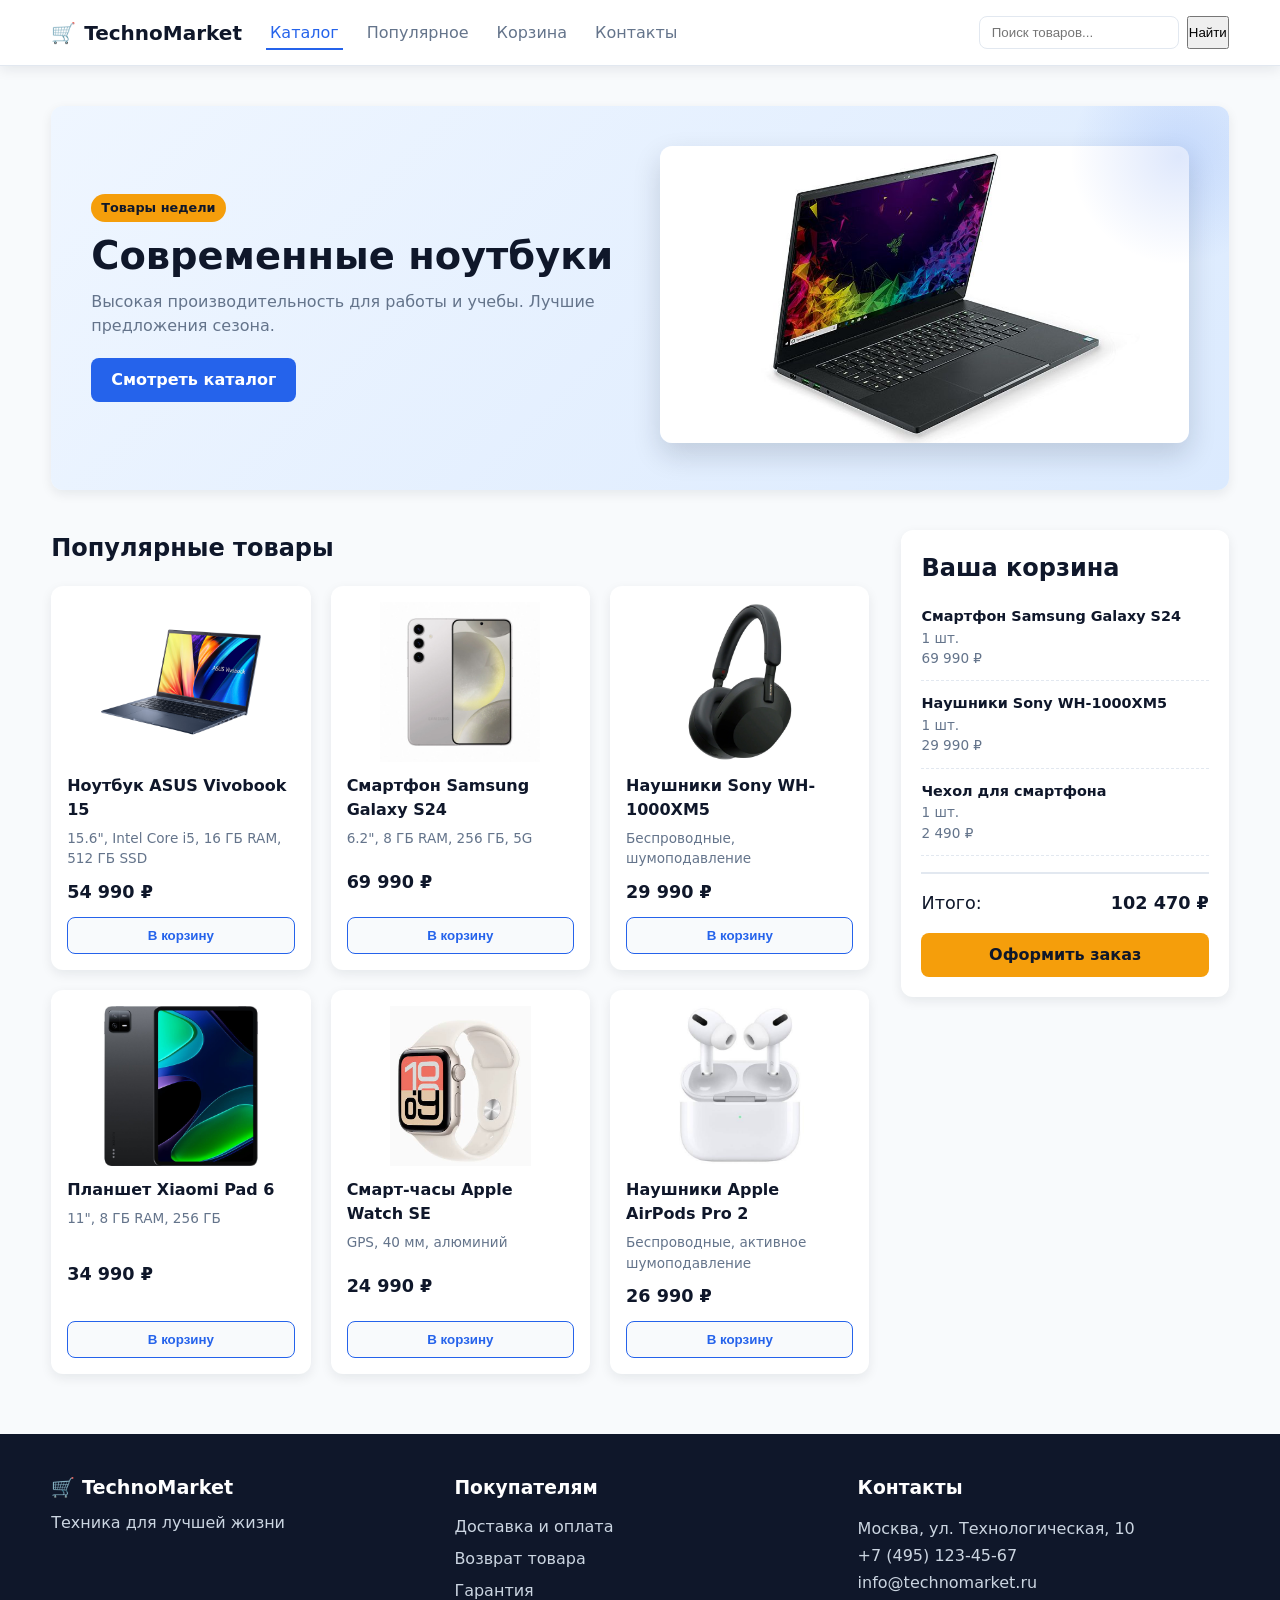
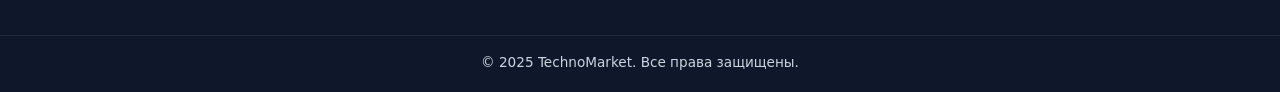
<file: lab5/index.html>
<!DOCTYPE html>
<html lang="ru">
<head>
	<meta charset="UTF-8">
	<meta name="viewport" content="width=device-width, initial-scale=1.0">
	<title>TechnoMarket — Интернет-магазин электроники</title>
	<link rel="stylesheet" href="css/style.css">
</head>
<body>

	<!-- Шапка -->
	<header class="site-header">
		<div class="header-inner container">
			<a href="#" class="logo" aria-label="TechnoMarket — на главную">
				<span class="logo-icon">🛒</span>
				<span class="logo-text">TechnoMarket</span>
			</a>

			<nav class="main-nav" aria-label="Основная навигация">
				<ul>
					<li><a href="#catalog" class="active">Каталог</a></li>
					<li><a href="#popular">Популярное</a></li>
					<li><a href="#cart">Корзина</a></li>
					<li><a href="#footer">Контакты</a></li>
				</ul>
			</nav>

			<form class="search-form" role="search" aria-label="Поиск товаров">
				<label for="search" class="visually-hidden">Поиск товаров</label>
				<input type="search" id="search" placeholder="Поиск товаров..." name="q">
				<button type="submit">Найти</button>
			</form>
		</div>
	</header>

	<main>

		<!-- Главный баннер -->
		<section class="hero container" aria-label="Рекламный баннер">
			<div class="hero-content">
				<span class="hero-badge">Товары недели</span>
				<h1>Современные ноутбуки</h1>
				<p>Высокая производительность для работы и учебы. Лучшие предложения сезона.</p>
				<a href="#catalog" class="btn btn-primary">Смотреть каталог</a>
			</div>
			<div class="hero-image">
				<img src="images/hero-laptop.jpg" alt="Современный ноутбук на рабочем столе">
			</div>
		</section>

		<!-- Каталог + корзина -->
		<div class="layout container">

			<!-- Каталог товаров -->
			<section id="catalog" class="catalog" aria-labelledby="catalog-title">
				<h2 id="catalog-title">Популярные товары</h2>

				<div class="product-grid">

					<article class="card">
						<img src="images/product-1.jpg" alt="Ноутбук ASUS Vivobook 15">
						<h3>Ноутбук ASUS Vivobook 15</h3>
						<p class="card-desc">15.6", Intel Core i5, 16 ГБ RAM, 512 ГБ SSD</p>
						<p class="price">54 990 ₽</p>
						<button type="button" class="btn btn-add">В корзину</button>
					</article>

					<article class="card">
						<img src="images/product-2.jpg" alt="Смартфон Samsung Galaxy S24">
						<h3>Смартфон Samsung Galaxy S24</h3>
						<p class="card-desc">6.2", 8 ГБ RAM, 256 ГБ, 5G</p>
						<p class="price">69 990 ₽</p>
						<button type="button" class="btn btn-add">В корзину</button>
					</article>

					<article class="card">
						<img src="images/product-3.jpg" alt="Наушники Sony WH-1000XM5">
						<h3>Наушники Sony WH-1000XM5</h3>
						<p class="card-desc">Беспроводные, шумоподавление</p>
						<p class="price">29 990 ₽</p>
						<button type="button" class="btn btn-add">В корзину</button>
					</article>

					<article class="card">
						<img src="images/product-4.jpg" alt="Планшет Xiaomi Pad 6">
						<h3>Планшет Xiaomi Pad 6</h3>
						<p class="card-desc">11", 8 ГБ RAM, 256 ГБ</p>
						<p class="price">34 990 ₽</p>
						<button type="button" class="btn btn-add">В корзину</button>
					</article>

					<article class="card">
						<img src="images/product-5.jpg" alt="Смарт-часы Apple Watch SE">
						<h3>Смарт-часы Apple Watch SE</h3>
						<p class="card-desc">GPS, 40 мм, алюминий</p>
						<p class="price">24 990 ₽</p>
						<button type="button" class="btn btn-add">В корзину</button>
					</article>

					<article class="card">
						<img src="images/product-6.jpg" alt="Наушники Apple AirPods Pro 2">
						<h3>Наушники Apple AirPods Pro 2</h3>
						<p class="card-desc">Беспроводные, активное шумоподавление</p>
						<p class="price">26 990 ₽</p>
						<button type="button" class="btn btn-add">В корзину</button>
					</article>

				</div>
			</section>

			<!-- Корзина -->
			<aside id="cart" class="sidebar" aria-labelledby="cart-title">
				<h2 id="cart-title">Ваша корзина</h2>

				<ul class="cart-list">
					<li class="cart-item">
						<span class="cart-name">Смартфон Samsung Galaxy S24</span>
						<span class="cart-qty">1 шт.</span>
						<span class="cart-price">69 990 ₽</span>
					</li>
					<li class="cart-item">
						<span class="cart-name">Наушники Sony WH-1000XM5</span>
						<span class="cart-qty">1 шт.</span>
						<span class="cart-price">29 990 ₽</span>
					</li>
					<li class="cart-item">
						<span class="cart-name">Чехол для смартфона</span>
						<span class="cart-qty">1 шт.</span>
						<span class="cart-price">2 490 ₽</span>
					</li>
				</ul>

				<div class="cart-total">
					<span>Итого:</span>
					<strong>102 470 ₽</strong>
				</div>

				<a href="#" class="btn btn-checkout">Оформить заказ</a>
			</aside>

		</div>
	</main>

	<!-- Подвал -->
	<footer id="footer" class="site-footer">
		<div class="footer-inner container">
			<div class="footer-col">
				<p class="footer-logo">🛒 TechnoMarket</p>
				<p>Техника для лучшей жизни</p>
			</div>

			<div class="footer-col">
				<h3>Покупателям</h3>
				<ul>
					<li><a href="#">Доставка и оплата</a></li>
					<li><a href="#">Возврат товара</a></li>
					<li><a href="#">Гарантия</a></li>
				</ul>
			</div>

			<div class="footer-col">
				<h3>Контакты</h3>
				<address>
					Москва, ул. Технологическая, 10<br>
					<a href="tel:+74951234567">+7 (495) 123-45-67</a><br>
					<a href="mailto:info@technomarket.ru">info@technomarket.ru</a>
				</address>
			</div>
		</div>

		<p class="copyright">© 2025 TechnoMarket. Все права защищены.</p>
	</footer>

</body>
</html>
</file>
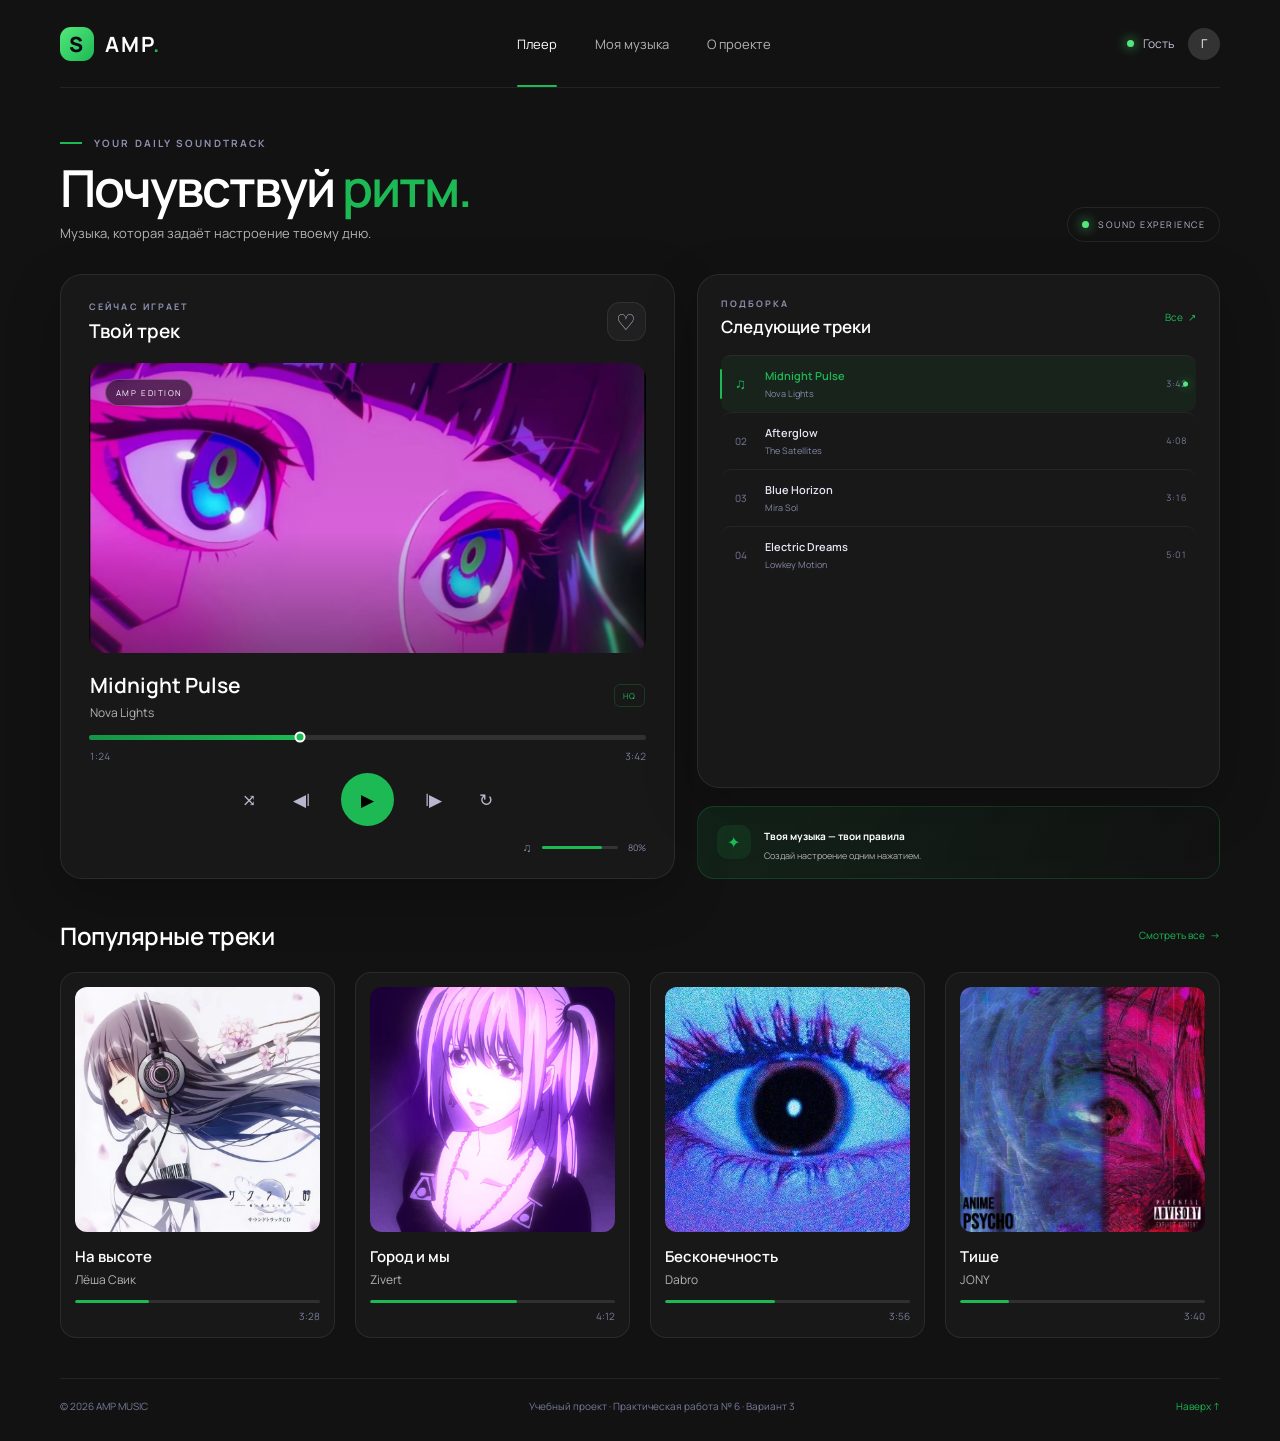
<file: lab6/index.html>
<!DOCTYPE html>
<html lang="ru">
<head>
	<meta charset="UTF-8">
	<meta name="viewport" content="width=device-width, initial-scale=1.0">
	<title>AMP — Музыкальный плеер</title>
	<link rel="preconnect" href="https://fonts.googleapis.com">
	<link rel="preconnect" href="https://fonts.gstatic.com" crossorigin>
	<link href="https://fonts.googleapis.com/css2?family=Manrope:wght@400;500;600;700;800&display=swap" rel="stylesheet">
	<link rel="stylesheet" href="css/style.css">
</head>
<body>

	<div class="app-shell">

		<!-- Шапка -->
		<header class="topbar">
			<a class="brand" href="#player" aria-label="AMP — на главную">
				<span class="brand__mark">S</span>
				<span>AMP<span class="brand__dot">.</span></span>
			</a>

			<nav class="main-nav" aria-label="Основная навигация">
				<a class="main-nav__link main-nav__link--active" href="#player">Плеер</a>
				<a class="main-nav__link" href="#tracks">Моя музыка</a>
				<a class="main-nav__link" href="#about">О проекте</a>
			</nav>

			<div class="profile">
				<span class="profile__status"></span>
				<span>Гость</span>
				<span class="profile__avatar">Г</span>
			</div>
		</header>

		<main id="player">

			<!-- Приветствие -->
			<section class="welcome">
				<div>
					<p class="eyebrow"><span class="eyebrow__line"></span> YOUR DAILY SOUNDTRACK</p>
					<h1>Почувствуй <span>ритм.</span></h1>
					<p class="welcome__text">Музыка, которая задаёт настроение твоему дню.</p>
				</div>
				<div class="live-pill"><span></span> SOUND EXPERIENCE</div>
			</section>

			<!-- Плеер и плейлист -->
			<div class="content-grid">

				<!-- Сейчас играет -->
				<section class="now-playing panel" aria-labelledby="now-title">
					<div class="section-heading">
						<div>
							<p class="eyebrow">СЕЙЧАС ИГРАЕТ</p>
							<h2 id="now-title">Твой трек</h2>
						</div>
						<button class="icon-button favorite" type="button" aria-label="В избранное" aria-pressed="false">♡</button>
					</div>

					<div class="cover-wrap">
						<img class="cover" src="images/album-cover.png" alt="Обложка альбома">
						<span class="cover-tag">AMP EDITION</span>
					</div>

					<div class="track-info">
						<div>
							<h3 id="track-name">Midnight Pulse</h3>
							<p id="artist-name">Nova Lights</p>
						</div>
						<span class="track-quality">HQ</span>
					</div>

					<div class="progress-area">
						<div class="progress" role="progressbar" aria-label="Позиция воспроизведения" aria-valuemin="0" aria-valuemax="100" aria-valuenow="38">
							<span class="progress__fill"></span>
							<span class="progress__knob"></span>
						</div>
						<div class="time-row"><span>1:24</span><span>3:42</span></div>
					</div>

					<div class="player-controls">
						<button class="control-button control-button--small" type="button" aria-label="Перемешать">⤨</button>
						<button class="control-button" type="button" aria-label="Предыдущий">◀|</button>
						<button class="play-button" type="button" aria-label="Воспроизвести" aria-pressed="false">
							<span class="play-symbol">▶</span>
						</button>
						<button class="control-button" type="button" aria-label="Следующий">|▶</button>
						<button class="control-button control-button--small" type="button" aria-label="Повтор">↻</button>
					</div>

					<div class="volume-row">
						<span>♫</span>
						<div class="volume-track"><span></span></div>
						<span class="volume-value">80%</span>
					</div>
				</section>

				<!-- Боковая панель -->
				<aside class="side-column">

					<!-- Следующие треки -->
					<section class="playlist panel" id="tracks">
						<div class="section-heading section-heading--compact">
							<div>
								<p class="eyebrow">ПОДБОРКА</p>
								<h2>Следующие треки</h2>
							</div>
							<a class="text-link" href="#tracks">Все <span>↗</span></a>
						</div>

						<div class="track-list">
							<button class="track-item track-item--active" type="button" aria-current="true">
								<span class="track-number track-number--playing">♫</span>
								<span class="track-item__text"><strong>Midnight Pulse</strong><small>Nova Lights</small></span>
								<span class="track-duration">3:42</span>
							</button>
							<button class="track-item" type="button">
								<span class="track-number">02</span>
								<span class="track-item__text"><strong>Afterglow</strong><small>The Satellites</small></span>
								<span class="track-duration">4:08</span>
							</button>
							<button class="track-item" type="button">
								<span class="track-number">03</span>
								<span class="track-item__text"><strong>Blue Horizon</strong><small>Mira Sol</small></span>
								<span class="track-duration">3:16</span>
							</button>
							<button class="track-item" type="button">
								<span class="track-number">04</span>
								<span class="track-item__text"><strong>Electric Dreams</strong><small>Lowkey Motion</small></span>
								<span class="track-duration">5:01</span>
							</button>
						</div>
					</section>

					<!-- Подсказка -->
					<section class="tip-card" id="about">
						<span class="tip-card__icon">✦</span>
						<div>
							<strong>Твоя музыка — твои правила</strong>
							<p>Создай настроение одним нажатием.</p>
						</div>
					</section>

				</aside>
			</div>

			<!-- Популярные треки -->
			<section class="popular-section">
				<div class="section-heading">
					<h2>Популярные треки</h2>
					<a href="#" class="text-link">Смотреть все <span>→</span></a>
				</div>

				<div class="popular-grid">

					<article class="popular-card">
						<div class="popular-cover">
							<img src="images/1_trend.jpg" alt="На высоте">
							<button class="play-overlay" type="button" aria-label="Играть">▶</button>
						</div>
						<div class="popular-info">
							<h3>На высоте</h3>
							<p>Лёша Свик</p>
							<div class="card-progress">
								<div class="card-progress-fill card-progress-fill--30"></div>
							</div>
							<span class="card-time">3:28</span>
						</div>
					</article>

					<article class="popular-card">
						<div class="popular-cover">
							<img src="images/2_trend.jpg" alt="Город и мы">
							<button class="play-overlay" type="button" aria-label="Играть">▶</button>
						</div>
						<div class="popular-info">
							<h3>Город и мы</h3>
							<p>Zivert</p>
							<div class="card-progress">
								<div class="card-progress-fill card-progress-fill--60"></div>
							</div>
							<span class="card-time">4:12</span>
						</div>
					</article>

					<article class="popular-card">
						<div class="popular-cover">
							<img src="images/3_trend.jpg" alt="Бесконечность">
							<button class="play-overlay" type="button" aria-label="Играть">▶</button>
						</div>
						<div class="popular-info">
							<h3>Бесконечность</h3>
							<p>Dabro</p>
							<div class="card-progress">
								<div class="card-progress-fill card-progress-fill--45"></div>
							</div>
							<span class="card-time">3:56</span>
						</div>
					</article>

					<article class="popular-card">
						<div class="popular-cover">
							<img src="images/4_trend.jpg" alt="Тише">
							<button class="play-overlay" type="button" aria-label="Играть">▶</button>
						</div>
						<div class="popular-info">
							<h3>Тише</h3>
							<p>JONY</p>
							<div class="card-progress">
								<div class="card-progress-fill card-progress-fill--20"></div>
							</div>
							<span class="card-time">3:40</span>
						</div>
					</article>

				</div>
			</section>

		</main>

		<!-- Подвал -->
		<footer class="footer">
			<span>© 2026 AMP MUSIC</span>
			<span>Учебный проект · Практическая работа № 6 · Вариант 3</span>
			<a href="#player">Наверх ↑</a>
		</footer>

	</div>

</body>
</html>
</file>
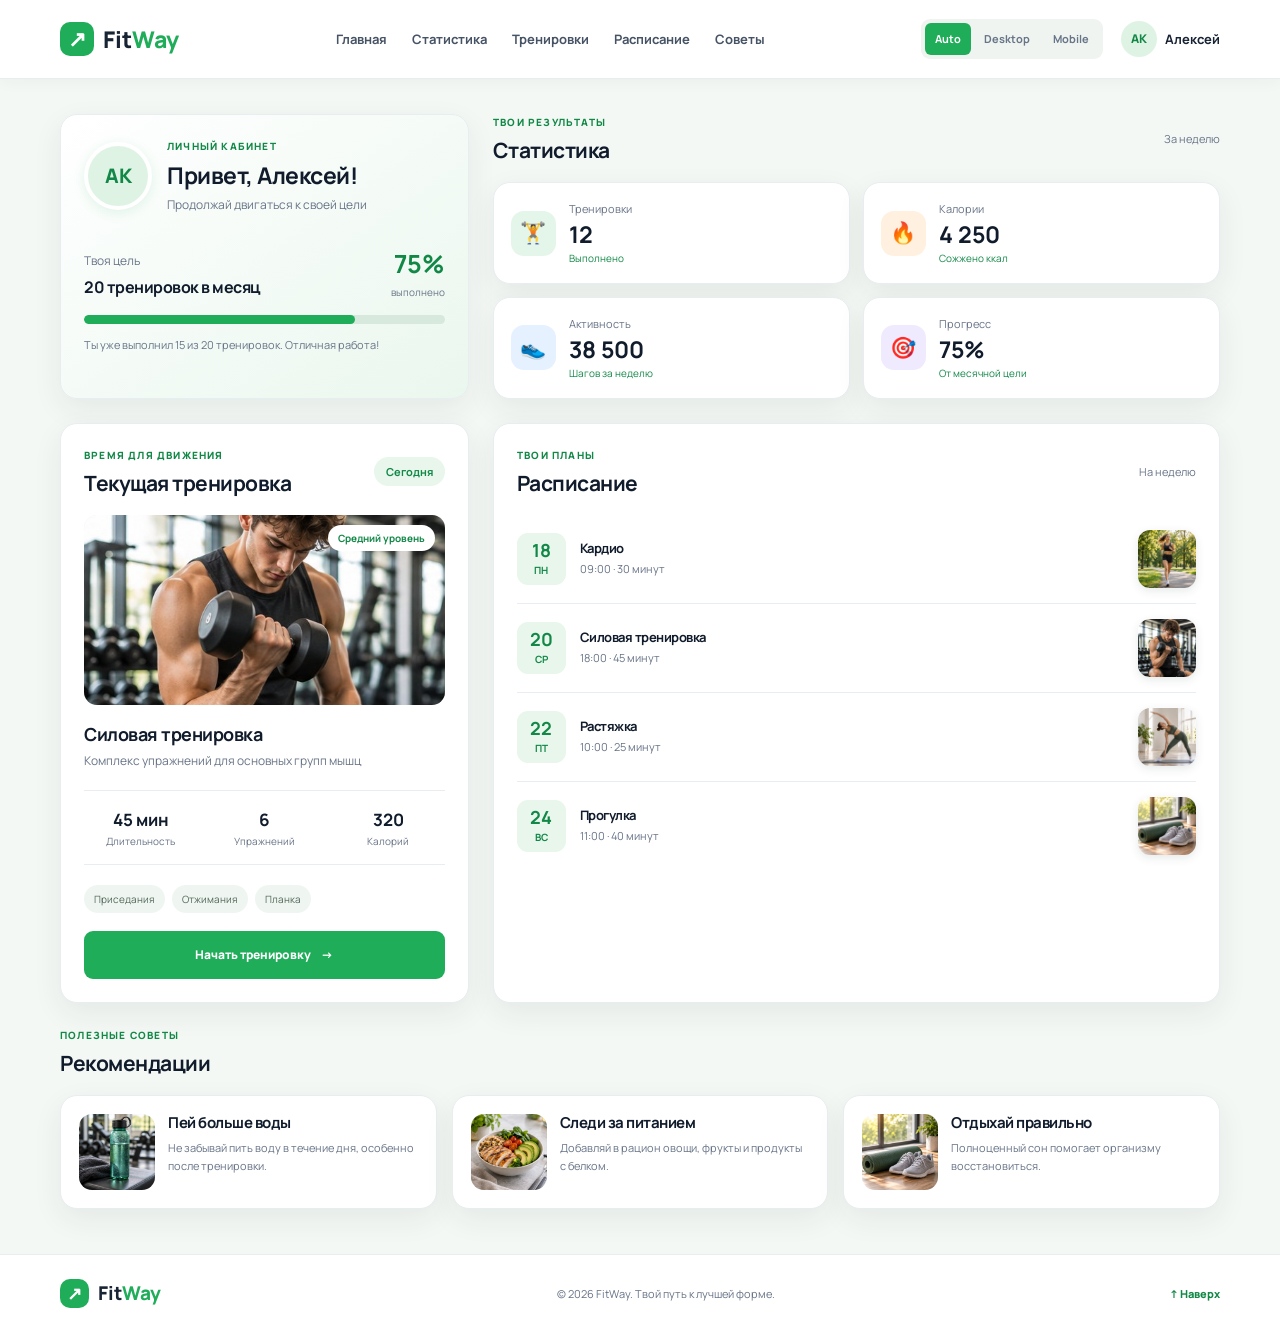
<file: lab7/index.html>
<!DOCTYPE html>
<html lang="ru">
<head>
    <meta charset="UTF-8">
    <meta name="viewport" content="width=device-width, initial-scale=1.0">
    <meta name="description" content="FitWay — личный кабинет для тренировок и отслеживания прогресса.">
    <title>FitWay — мой фитнес</title>

    <link rel="preconnect" href="https://fonts.googleapis.com">
    <link rel="preconnect" href="https://fonts.gstatic.com" crossorigin>
    <link href="https://fonts.googleapis.com/css2?family=Manrope:wght@400;500;600;700;800&display=swap" rel="stylesheet">

    <link rel="stylesheet" href="css/style.css">
</head>
<body>

    <header class="site-header">
        <div class="container header-inner">

            <a href="#home" class="logo">
                <span class="logo-mark">↗</span>
                <span>Fit<span>Way</span></span>
            </a>

            <nav class="main-nav" aria-label="Основная навигация">
                <a href="#profile">Главная</a>
                <a href="#statistics">Статистика</a>
                <a href="#training">Тренировки</a>
                <a href="#schedule">Расписание</a>
                <a href="#recommendations">Советы</a>
            </nav>

            <div class="header-right">
                <div class="view-switch">
                    <button type="button" class="view-button active" data-view="auto" aria-pressed="true">Auto</button>
                    <button type="button" class="view-button" data-view="desktop" aria-pressed="false">Desktop</button>
                    <button type="button" class="view-button" data-view="mobile" aria-pressed="false">Mobile</button>
                </div>

                <div class="user-mini">
                    <div class="mini-avatar">АК</div>
                    <span>Алексей</span>
                </div>
            </div>

        </div>
    </header>

    <main class="container dashboard" id="home">

        <!-- Профиль пользователя -->
        <section class="profile card" id="profile">
            <div class="profile-top">
                <div class="avatar">АК</div>

                <div class="profile-name">
                    <p class="eyebrow">ЛИЧНЫЙ КАБИНЕТ</p>
                    <h1>Привет, Алексей!</h1>
                    <p class="muted">Продолжай двигаться к своей цели</p>
                </div>
            </div>

            <div class="profile-info">
                <div>
                    <span class="muted">Твоя цель</span>
                    <h3>20 тренировок в месяц</h3>
                </div>

                <div class="progress-number">
                    <strong>75%</strong>
                    <span>выполнено</span>
                </div>
            </div>

            <div class="progress-line">
                <span></span>
            </div>

            <p class="profile-caption">Ты уже выполнил 15 из 20 тренировок. Отличная работа!</p>
        </section>

        <!-- Статистика -->
        <section class="statistics" id="statistics">
            <div class="section-heading">
                <div>
                    <p class="eyebrow">ТВОИ РЕЗУЛЬТАТЫ</p>
                    <h2>Статистика</h2>
                </div>
                <span class="period">За неделю</span>
            </div>

            <div class="stats-grid">

                <article class="stat-card card">
                    <div class="stat-icon green">🏋️</div>
                    <div class="stat-info">
                        <p>Тренировки</p>
                        <strong>12</strong>
                        <span>Выполнено</span>
                    </div>
                </article>

                <article class="stat-card card">
                    <div class="stat-icon orange">🔥</div>
                    <div class="stat-info">
                        <p>Калории</p>
                        <strong>4 250</strong>
                        <span>Сожжено ккал</span>
                    </div>
                </article>

                <article class="stat-card card">
                    <div class="stat-icon blue">👟</div>
                    <div class="stat-info">
                        <p>Активность</p>
                        <strong>38 500</strong>
                        <span>Шагов за неделю</span>
                    </div>
                </article>

                <article class="stat-card card">
                    <div class="stat-icon purple">🎯</div>
                    <div class="stat-info">
                        <p>Прогресс</p>
                        <strong>75%</strong>
                        <span>От месячной цели</span>
                    </div>
                </article>

            </div>
        </section>

        <!-- Текущая тренировка -->
        <section class="training card" id="training">
            <div class="section-heading">
                <div>
                    <p class="eyebrow">ВРЕМЯ ДЛЯ ДВИЖЕНИЯ</p>
                    <h2>Текущая тренировка</h2>
                </div>
                <span class="tag">Сегодня</span>
            </div>

            <div class="training-picture">
                <img src="images/strength-training.jpg" alt="Силовая тренировка с гантелями" class="training-photo">
                <span class="training-level">Средний уровень</span>
            </div>

            <h3 class="training-title">Силовая тренировка</h3>
            <p class="muted">Комплекс упражнений для основных групп мышц</p>

            <div class="training-details">
                <div>
                    <strong>45 мин</strong>
                    <span>Длительность</span>
                </div>

                <div>
                    <strong>6</strong>
                    <span>Упражнений</span>
                </div>

                <div>
                    <strong>320</strong>
                    <span>Калорий</span>
                </div>
            </div>

            <div class="exercise-list">
                <span>Приседания</span>
                <span>Отжимания</span>
                <span>Планка</span>
            </div>

            <button type="button" class="button start-button" id="start-button" aria-pressed="false">
                Начать тренировку <span>→</span>
            </button>
        </section>

        <!-- Расписание -->
        <section class="schedule card" id="schedule">
            <div class="section-heading">
                <div>
                    <p class="eyebrow">ТВОИ ПЛАНЫ</p>
                    <h2>Расписание</h2>
                </div>
                <span class="period">На неделю</span>
            </div>

            <div class="schedule-list">

                <div class="schedule-item">
                    <div class="day">
                        <strong>18</strong>
                        <span>ПН</span>
                    </div>

                    <div class="schedule-info">
                        <h3>Кардио</h3>
                        <p>09:00 · 30 минут</p>
                    </div>

                    <img class="schedule-photo" src="images/running.jpg" alt="Бег на улице">
                </div>

                <div class="schedule-item">
                    <div class="day">
                        <strong>20</strong>
                        <span>СР</span>
                    </div>

                    <div class="schedule-info">
                        <h3>Силовая тренировка</h3>
                        <p>18:00 · 45 минут</p>
                    </div>

                    <img class="schedule-photo" src="images/strength-training.jpg" alt="Силовая тренировка">
                </div>

                <div class="schedule-item">
                    <div class="day">
                        <strong>22</strong>
                        <span>ПТ</span>
                    </div>

                    <div class="schedule-info">
                        <h3>Растяжка</h3>
                        <p>10:00 · 25 минут</p>
                    </div>

                    <img class="schedule-photo" src="images/stretching.jpg" alt="Растяжка">
                </div>

                <div class="schedule-item">
                    <div class="day">
                        <strong>24</strong>
                        <span>ВС</span>
                    </div>

                    <div class="schedule-info">
                        <h3>Прогулка</h3>
                        <p>11:00 · 40 минут</p>
                    </div>

                    <img class="schedule-photo" src="images/fitness-gear.jpg" alt="Спортивная прогулка">
                </div>

            </div>
        </section>

        <!-- Рекомендации -->
        <section class="recommendations" id="recommendations">
            <div class="section-heading">
                <div>
                    <p class="eyebrow">ПОЛЕЗНЫЕ СОВЕТЫ</p>
                    <h2>Рекомендации</h2>
                </div>
            </div>

            <div class="recommendation-grid">

                <article class="recommendation card">
                    <img class="recommendation-image" src="images/water.jpg" alt="Бутылка воды">
                    <div>
                        <h3>Пей больше воды</h3>
                        <p>Не забывай пить воду в течение дня, особенно после тренировки.</p>
                    </div>
                </article>

                <article class="recommendation card">
                    <img class="recommendation-image" src="images/healthy-food.jpg" alt="Полезное питание">
                    <div>
                        <h3>Следи за питанием</h3>
                        <p>Добавляй в рацион овощи, фрукты и продукты с белком.</p>
                    </div>
                </article>

                <article class="recommendation card">
                    <img class="recommendation-image" src="images/fitness-gear.jpg" alt="Спортивный инвентарь для восстановления">
                    <div>
                        <h3>Отдыхай правильно</h3>
                        <p>Полноценный сон помогает организму восстановиться.</p>
                    </div>
                </article>

            </div>
        </section>

    </main>

    <footer class="site-footer">
        <div class="container footer-inner">
            <a href="#home" class="logo footer-logo">
                <span class="logo-mark">↗</span>
                <span>Fit<span>Way</span></span>
            </a>

            <p>© 2026 FitWay. Твой путь к лучшей форме.</p>
            <a href="#home" class="back-top">↑ Наверх</a>
        </div>
    </footer>

    <script src="js/app.js"></script>
</body>
</html>
</file>
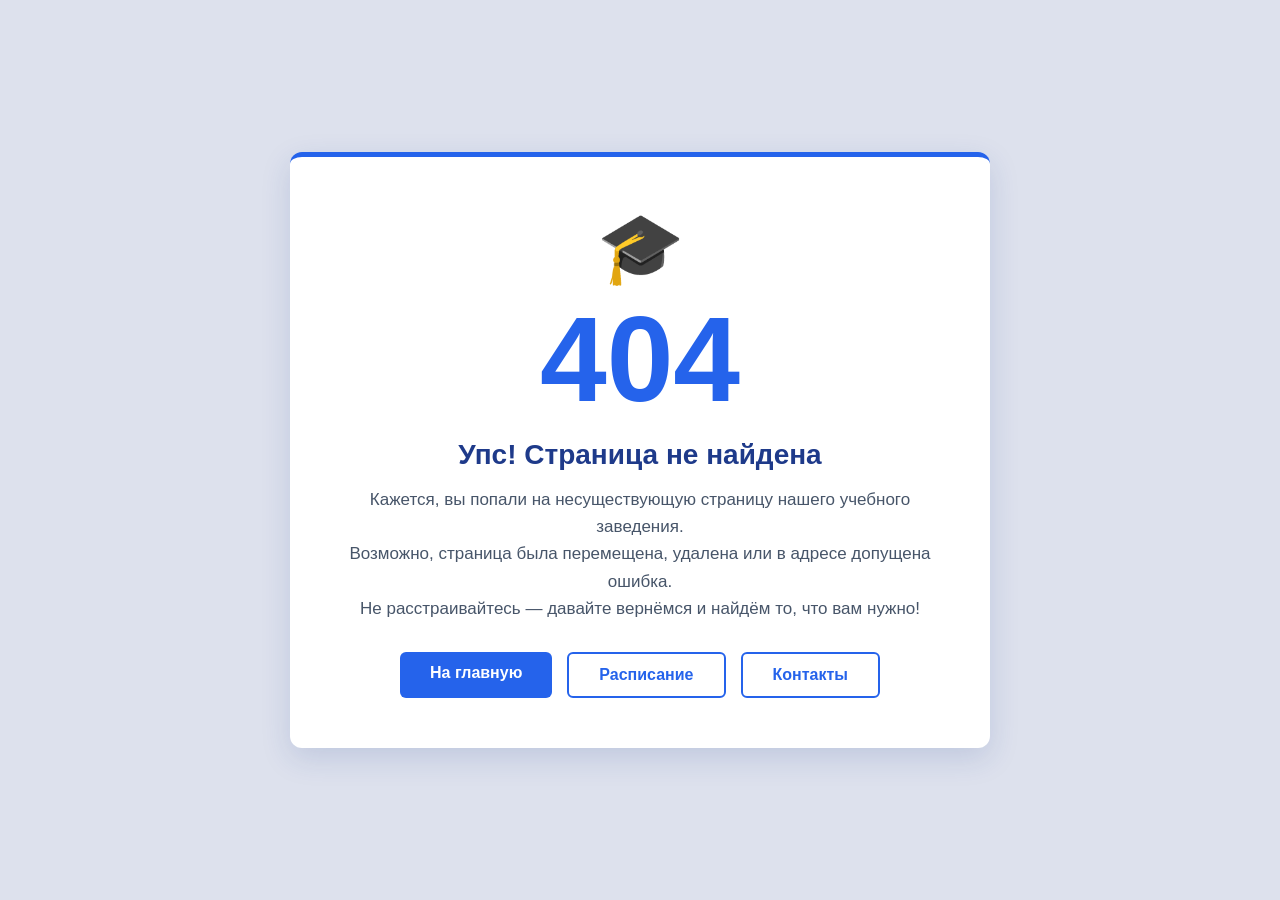
<file: lab4/404_page.html>
<!DOCTYPE html>
<html lang="ru">
<head>
    <meta charset="UTF-8">
    <meta name="viewport" content="width=device-width, initial-scale=1.0">
    <title>Страница не найдена — 404</title>
    <link rel="stylesheet" href="css/style.css">
</head>
<body class="page-404">
    <div class="container">
        <!-- Иконка и крупный код ошибки -->
        <div class="icon">🎓</div>
        <div class="error-code">404</div>
        
        <h1>Упс! Страница не найдена</h1>
        
        <p>
            Кажется, вы попали на несуществующую страницу нашего учебного заведения.<br>
            Возможно, страница была перемещена, удалена или в адресе допущена ошибка.<br>
            Не расстраивайтесь — давайте вернёмся и найдём то, что вам нужно!
        </p>
        
        <!-- Кнопки для возврата на сайт -->
        <div class="links">
            <a href="welcome.html">На главную</a>
            <a href="#" class="secondary">Расписание</a>
            <a href="#" class="secondary">Контакты</a>
        </div>
    </div>
</body>
</html>
</file>
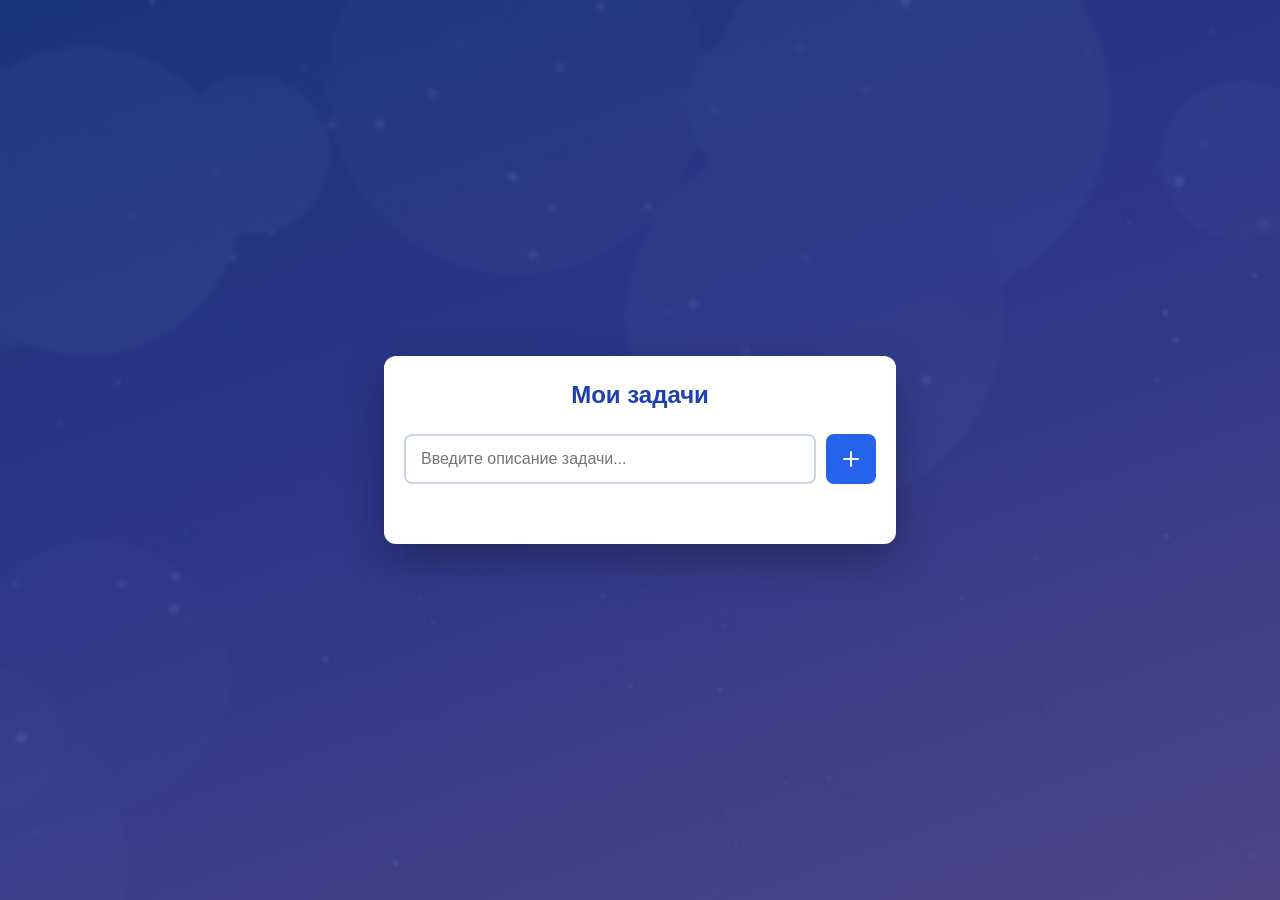
<file: lab4/todo_list.html>
<!DOCTYPE html>
<html lang="ru">
<head>
    <meta charset="UTF-8">
    <meta name="viewport" content="width=device-width, initial-scale=1.0">
    <title>ToDo list</title>
    <link rel="stylesheet" href="css/style.css">
    <!-- Подключаем JS-файл с логикой добавления/удаления задач -->
    <script src="js/todo.js" defer></script>
</head>
<body class="page-todo">
    <div class="container">
        <h1 class="title">Мои задачи</h1>

        <!-- Поле ввода и кнопка добавления (с SVG-иконкой плюса) -->
        <div id="newtask">
            <input type="text" placeholder="Введите описание задачи...">
            <button id="push" aria-label="Добавить задачу">
                <svg viewBox="0 0 24 24" width="24" height="24" fill="none"
                     stroke="currentColor" stroke-width="2"
                     stroke-linecap="round" stroke-linejoin="round">
                    <line x1="12" y1="5"  x2="12" y2="19"></line>
                    <line x1="5"  y1="12" x2="19" y2="12"></line>
                </svg>
            </button>
        </div>

        <!-- Сюда JavaScript будет добавлять новые задачи -->
        <div id="tasks"></div>
    </div>
</body>
</html>
</file>
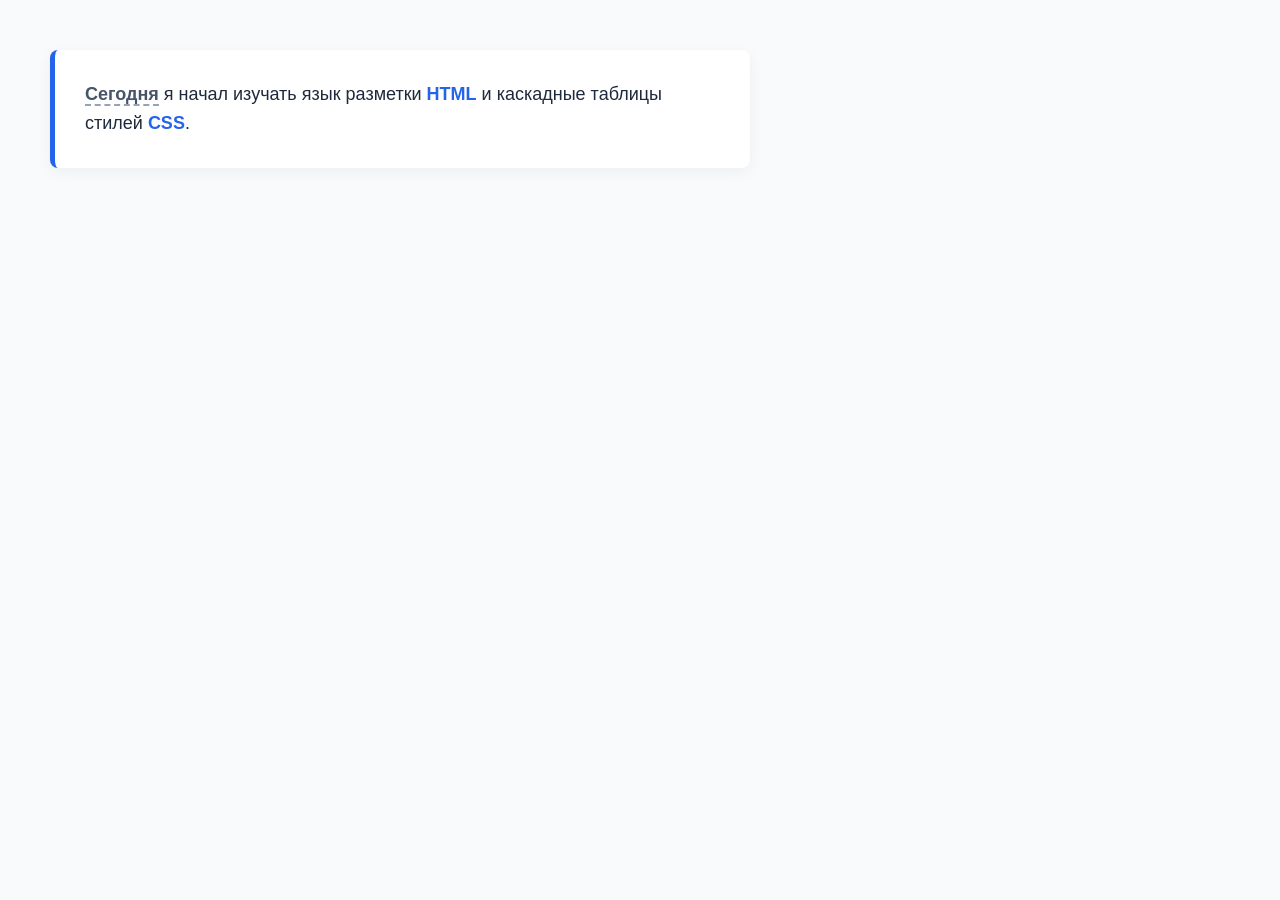
<file: lab4/welcome.html>
<!DOCTYPE html>
<html lang="ru">
<head>
    <meta charset="UTF-8">
    <meta name="viewport" content="width=device-width, initial-scale=1.0">
    <title>Добро пожаловать</title>
    <link rel="stylesheet" href="css/style.css">
</head>
<body class="page-welcome">
    <!-- Разметка текста с выделением тегами strong и time -->
    <p>
        <time datetime="2025-10-24">Сегодня</time> я начал изучать язык разметки
        <strong>HTML</strong> и каскадные таблицы стилей <strong>CSS</strong>.
    </p>
</body>
</html>
</file>
<file: lab5/css/style.css>
/* Базовые сбросы и переменные */
*,
*::before,
*::after {
	box-sizing: border-box;
	margin: 0;
	padding: 0;
}

:root {
	--color-primary: #2563eb;
	--color-primary-dark: #1d4ed8;
	--color-accent: #f59e0b;
	--color-bg: #f8fafc;
	--color-surface: #ffffff;
	--color-text: #0f172a;
	--color-muted: #64748b;
	--color-border: #e2e8f0;
	--radius: 12px;
	--shadow-sm: 0 4px 12px rgba(15, 23, 42, 0.08);
	--shadow-lg: 0 12px 28px rgba(15, 23, 42, 0.16);
	--transition: 0.3s ease;
}

body {
	font-family: system-ui, -apple-system, "Segoe UI", Roboto, sans-serif;
	background: var(--color-bg);
	color: var(--color-text);
	line-height: 1.5;
}

.container {
	width: min(1180px, 92%);
	margin-inline: auto;
}

/* Доступность */
.visually-hidden {
	position: absolute;
	width: 1px;
	height: 1px;
	overflow: hidden;
	clip: rect(0 0 0 0);
	white-space: nowrap;
}

/* Шапка */
.site-header {
	background: var(--color-surface);
	border-bottom: 1px solid var(--color-border);
	position: sticky;
	top: 0;
	z-index: 10;
	box-shadow: var(--shadow-sm);
}

.header-inner {
	display: flex;
	flex-wrap: wrap;
	align-items: center;
	gap: 24px;
	padding-block: 16px;
}

.logo {
	display: flex;
	align-items: center;
	gap: 8px;
	font-weight: 700;
	font-size: 1.25rem;
	text-decoration: none;
	color: var(--color-text);
}

.main-nav ul {
	display: flex;
	gap: 20px;
	list-style: none;
}

.main-nav a {
	text-decoration: none;
	color: var(--color-muted);
	font-weight: 500;
	padding: 6px 4px;
	border-bottom: 2px solid transparent;
	transition: color var(--transition), border-color var(--transition);
}

/* Активный пункт и наведение */
.main-nav a:hover,
.main-nav a.active {
	color: var(--color-primary);
	border-bottom-color: var(--color-primary);
}

/* Фокус обязателен для доступности */
.main-nav a:focus-visible {
	outline: 3px solid var(--color-accent);
	outline-offset: 2px;
	border-radius: 4px;
}

.search-form {
	margin-left: auto;
	display: flex;
	gap: 8px;
}

.search-form input {
	padding: 8px 12px;
	border: 1px solid var(--color-border);
	border-radius: 8px;
	min-width: 200px;
	transition: border-color var(--transition), box-shadow var(--transition);
}

.search-form input:focus {
	outline: none;
	border-color: var(--color-primary);
	box-shadow: 0 0 0 3px rgba(37, 99, 235, 0.2);
}

/* Кнопки */
.btn {
	display: inline-block;
	padding: 10px 20px;
	border: none;
	border-radius: 8px;
	font-weight: 600;
	cursor: pointer;
	text-decoration: none;
	text-align: center;
	transition: background-color var(--transition),
		transform var(--transition),
		box-shadow var(--transition);
}

.btn:hover {
	transform: translateY(-2px);
	box-shadow: var(--shadow-lg);
}

.btn:focus-visible {
	outline: 3px solid var(--color-accent);
	outline-offset: 2px;
}

.btn-primary {
	background: var(--color-primary);
	color: #fff;
}

.btn-primary:hover {
	background: var(--color-primary-dark);
}

.btn-add {
	background: var(--color-bg);
	color: var(--color-primary);
	border: 1px solid var(--color-primary);
	width: 100%;
	margin-top: auto;
}

.btn-add:hover {
	background: var(--color-primary);
	color: #fff;
}

.btn-checkout {
	display: block;
	background: var(--color-accent);
	color: var(--color-text);
	width: 100%;
	margin-top: 16px;
}

/* Hero */
.hero {
	display: grid;
	grid-template-columns: 1fr 1fr;
	gap: 40px;
	align-items: center;
	margin-block: 40px;
	padding: 40px;
	background: linear-gradient(135deg, #eff6ff 0%, #dbeafe 100%);
	border-radius: var(--radius);
	box-shadow: var(--shadow-sm);
	position: relative;
	overflow: hidden;
}

/* Декоративный слой */
.hero::after {
	content: "";
	position: absolute;
	top: -60px;
	right: -60px;
	width: 220px;
	height: 220px;
	background: radial-gradient(circle, rgba(37, 99, 235, 0.15), transparent 70%);
	border-radius: 50%;
	pointer-events: none;
}

.hero-badge {
	display: inline-block;
	background: var(--color-accent);
	color: var(--color-text);
	font-size: 0.8rem;
	font-weight: 700;
	padding: 4px 10px;
	border-radius: 999px;
	margin-bottom: 12px;
}

.hero h1 {
	font-size: 2.4rem;
	line-height: 1.15;
	margin-bottom: 12px;
}

.hero p {
	color: var(--color-muted);
	margin-bottom: 20px;
}

.hero-image img {
	width: 100%;
	height: auto;
	border-radius: var(--radius);
	box-shadow: var(--shadow-lg);
	transition: transform var(--transition);
}

.hero-image img:hover {
	transform: scale(1.02);
}

/* Двухколоночный макет */
.layout {
	display: grid;
	grid-template-columns: 2.5fr 1fr;
	gap: 32px;
	align-items: start;
	margin-block: 40px;
}

/* Каталог */
.catalog h2,
.sidebar h2 {
	margin-bottom: 20px;
	font-size: 1.5rem;
}

.product-grid {
	display: grid;
	grid-template-columns: repeat(3, minmax(0, 1fr));
	gap: 20px;
}

/* Карточка товара */
.card {
	display: flex;
	flex-direction: column;
	background: var(--color-surface);
	border-radius: var(--radius);
	box-shadow: var(--shadow-sm);
	padding: 16px;
	transition: transform var(--transition), box-shadow var(--transition);
}

.card:hover {
	transform: translateY(-4px);
	box-shadow: var(--shadow-lg);
}

.card img {
	width: 100%;
	height: 160px;
	object-fit: contain;
	margin-bottom: 12px;
	transition: transform var(--transition);
}

.card:hover img {
	transform: scale(1.05);
}

.card h3 {
	font-size: 1rem;
	margin-bottom: 6px;
}

.card-desc {
	font-size: 0.85rem;
	color: var(--color-muted);
	margin-bottom: 10px;
}

.price {
	font-weight: 700;
	font-size: 1.1rem;
	margin-top: auto;
	margin-bottom: 12px;
}

/* Корзина */
.sidebar {
	background: var(--color-surface);
	border-radius: var(--radius);
	box-shadow: var(--shadow-sm);
	padding: 20px;
	position: sticky;
	top: 90px;
}

.cart-list {
	list-style: none;
	display: flex;
	flex-direction: column;
	gap: 12px;
}

.cart-item {
	display: flex;
	flex-direction: column;
	padding-bottom: 12px;
	border-bottom: 1px dashed var(--color-border);
	font-size: 0.9rem;
}

.cart-name {
	font-weight: 600;
}

.cart-qty,
.cart-price {
	color: var(--color-muted);
	font-size: 0.85rem;
}

.cart-total {
	display: flex;
	justify-content: space-between;
	align-items: center;
	margin-top: 16px;
	padding-top: 16px;
	border-top: 2px solid var(--color-border);
	font-size: 1.1rem;
}

/* Подвал */
.site-footer {
	background: var(--color-text);
	color: #cbd5e1;
	margin-top: 60px;
	padding-block: 40px 20px;
}

.footer-inner {
	display: grid;
	grid-template-columns: repeat(3, 1fr);
	gap: 32px;
}

.footer-col h3 {
	color: #fff;
	margin-bottom: 12px;
}

.footer-col ul {
	list-style: none;
	display: flex;
	flex-direction: column;
	gap: 8px;
}

.footer-col a {
	color: #cbd5e1;
	text-decoration: none;
	transition: color var(--transition);
}

.footer-col a:hover {
	color: var(--color-accent);
}

.footer-col a:focus-visible {
	outline: 3px solid var(--color-accent);
	outline-offset: 2px;
}

.footer-logo {
	font-size: 1.2rem;
	font-weight: 700;
	color: #fff;
	margin-bottom: 8px;
}

address {
	font-style: normal;
	line-height: 1.7;
}

.copyright {
	text-align: center;
	font-size: 0.85rem;
	margin-top: 32px;
	padding-top: 16px;
	border-top: 1px solid #1e293b;
}

/* Адаптивность */
@media (max-width: 1024px) {
	.product-grid {
		grid-template-columns: repeat(2, minmax(0, 1fr));
	}
}

@media (max-width: 768px) {
	.header-inner {
		flex-direction: column;
		align-items: flex-start;
		gap: 12px;
	}

	.search-form {
		margin-left: 0;
		width: 100%;
	}

	.search-form input {
		flex: 1;
		min-width: 0;
	}

	.main-nav ul {
		flex-wrap: wrap;
		gap: 12px;
	}

	.hero {
		grid-template-columns: 1fr;
		padding: 24px;
		margin-block: 24px;
		text-align: center;
	}

	.hero h1 {
		font-size: 1.8rem;
	}

	.layout {
		grid-template-columns: 1fr;
	}

	/* На мобильной ширине sticky отключаем */
	.sidebar {
		position: static;
	}

	.product-grid {
		grid-template-columns: 1fr;
	}

	.footer-inner {
		grid-template-columns: 1fr;
		gap: 24px;
	}
}
</file>
<file: lab6/css/style.css>
/* Дизайн-токены */
:root {
	--bg: #121212;
	--panel: #181818;
	--panel-border: rgba(255, 255, 255, 0.08);
	--text: #ffffff;
	--muted: #b3b3b3;
	--green: #1db954;
	--green-hover: #1ed760;
	--green-light: #54e77c;
	--radius: 22px;
	--ease: .25s ease;
}

/* Базовые стили */
*,
*::before,
*::after {
	box-sizing: border-box;
}

html {
	scroll-behavior: smooth;
}

body {
	margin: 0;
	min-height: 100vh;
	color: var(--text);
	background: var(--bg);
	font-family: 'Manrope', 'Segoe UI', Tahoma, Arial, sans-serif;
	overflow-x: hidden;
}

button,
a {
	font: inherit;
}

button {
	color: inherit;
	border: 0;
	background: transparent;
	cursor: pointer;
}

a {
	color: inherit;
	text-decoration: none;
}

img {
	display: block;
	max-width: 100%;
}

button:focus-visible,
a:focus-visible {
	outline: 2px solid var(--green);
	outline-offset: 4px;
}

/* Сетка страницы */
.app-shell {
	width: min(1160px, calc(100% - 64px));
	margin: 0 auto;
}

.content-grid {
	display: grid;
	grid-template-columns: minmax(0, 1.08fr) minmax(360px, .92fr);
	gap: 22px;
	align-items: stretch;
	margin-bottom: 40px;
}

.side-column {
	display: flex;
	flex-direction: column;
	gap: 18px;
}

/* Шапка */
.topbar {
	height: 88px;
	display: flex;
	align-items: center;
	justify-content: space-between;
	border-bottom: 1px solid rgba(255, 255, 255, .07);
}

.brand {
	display: inline-flex;
	align-items: center;
	gap: 11px;
	font-size: 21px;
	font-weight: 700;
	letter-spacing: 2px;
}

.brand__mark {
	display: grid;
	place-items: center;
	width: 34px;
	height: 34px;
	border-radius: 11px;
	color: #080914;
	background: linear-gradient(135deg, var(--green-light), var(--green));
	font-weight: 900;
}

.brand__dot {
	color: var(--green);
}

.main-nav {
	display: flex;
	align-items: center;
	gap: 38px;
}

.main-nav__link {
	color: var(--muted);
	font-size: 13px;
	transition: color var(--ease);
}

.main-nav__link:hover,
.main-nav__link--active {
	color: var(--text);
}

/* Активный пункт меню: подчёркивание снизу */
.main-nav__link--active {
	position: relative;
}

.main-nav__link--active::after {
	content: "";
	position: absolute;
	height: 2px;
	left: 0;
	right: 0;
	bottom: -34px;
	background: var(--green);
	border-radius: 4px;
}

.profile {
	display: flex;
	align-items: center;
	gap: 9px;
	color: #c4c4d8;
	font-size: 12px;
}

/* Зелёная точка-индикатор «онлайн» */
.profile__status,
.live-pill span {
	width: 7px;
	height: 7px;
	border-radius: 50%;
	background: var(--green-light);
	box-shadow: 0 0 12px var(--green-light);
}

.profile__avatar {
	display: grid;
	place-items: center;
	width: 32px;
	height: 32px;
	margin-left: 5px;
	border-radius: 50%;
	background: #333;
	color: var(--text);
}

/* Приветственный блок */
.welcome {
	display: flex;
	justify-content: space-between;
	align-items: flex-end;
	padding: 48px 0 32px;
}

.eyebrow {
	margin: 0 0 11px;
	color: #8e90b0;
	font-size: 10px;
	font-weight: 700;
	letter-spacing: 2.1px;
	text-transform: uppercase;
}

.eyebrow__line {
	display: inline-block;
	width: 22px;
	height: 2px;
	margin: 0 8px 3px 0;
	background: var(--green);
}

h1,
h2,
h3,
p {
	margin-top: 0;
}

h1 {
	margin-bottom: 9px;
	font-size: clamp(34px, 5vw, 51px);
	font-weight: 600;
	letter-spacing: -2px;
	line-height: 1.05;
}

h1 span {
	color: var(--green);
}

.welcome__text {
	margin: 0;
	color: var(--muted);
	font-size: 13px;
}

/* Пилюля «LIVE» с точкой */
.live-pill {
	display: flex;
	align-items: center;
	gap: 9px;
	padding: 10px 14px;
	border: 1px solid var(--panel-border);
	border-radius: 30px;
	color: #b7b6d1;
	font-size: 9px;
	letter-spacing: 1.5px;
	white-space: nowrap;
}

/* Панели */
.panel {
	border: 1px solid var(--panel-border);
	border-radius: var(--radius);
	background: var(--panel);
	box-shadow: 0 18px 55px rgba(0, 0, 0, .24);
	transition: box-shadow var(--ease);
}

.section-heading {
	display: flex;
	justify-content: space-between;
	align-items: center;
	margin-bottom: 19px;
}

.section-heading h2 {
	margin: 0;
	font-size: 19px;
	font-weight: 600;
}

.section-heading .eyebrow {
	margin-bottom: 5px;
	font-size: 9px;
}

.section-heading--compact {
	margin-bottom: 17px;
}

.section-heading--compact h2 {
	font-size: 17px;
}

.icon-button {
	width: 39px;
	height: 39px;
	border: 1px solid var(--panel-border);
	border-radius: 13px;
	background: rgba(255, 255, 255, .035);
	color: #b8b4d2;
	font-size: 22px;
	cursor: pointer;
	transition: color var(--ease), background var(--ease);
}

.icon-button:hover,
.icon-button:focus-visible {
	color: var(--green);
	background: rgba(29, 185, 84, .1);
	outline: none;
}

/* Блок «сейчас играет» */
.now-playing {
	padding: 25px 28px 22px;
}

.cover-wrap {
	position: relative;
	overflow: hidden;
	height: 290px;
	border-radius: 16px;
	background: #11142c;
}

.cover {
	display: block;
	width: 100%;
	height: 100%;
	object-fit: cover;
}

/* Затемнение для читаемости подписей поверх обложки */
.cover-wrap::after {
	content: "";
	position: absolute;
	inset: 0;
	pointer-events: none;
	background: linear-gradient(0deg, rgba(18, 18, 18, .58), transparent 42%, rgba(18, 18, 18, .08));
	opacity: .72;
	transition: opacity .35s ease;
}

.cover-tag {
	position: absolute;
	z-index: 1;
	top: 16px;
	left: 16px;
	padding: 7px 10px;
	border: 1px solid rgba(255, 255, 255, .24);
	border-radius: 20px;
	background: rgba(0, 0, 0, .55);
	font-size: 8px;
	letter-spacing: 1.6px;
	backdrop-filter: blur(8px);
}

.track-info {
	display: flex;
	align-items: center;
	justify-content: space-between;
	padding: 18px 1px 14px;
}

.track-info h3 {
	margin: 0 0 5px;
	font-size: 21px;
	font-weight: 600;
}

.track-info p {
	margin: 0;
	color: var(--muted);
	font-size: 12px;
}

.track-quality {
	padding: 5px 8px;
	border: 1px solid rgba(29, 185, 84, .22);
	border-radius: 6px;
	color: var(--green);
	font-size: 8px;
	letter-spacing: 1px;
}

/* Ширина прогресса задаётся через переменную --progress */
.progress {
	--progress: 38%;
	position: relative;
	height: 5px;
	border-radius: 9px;
	background: rgba(255, 255, 255, .11);
	cursor: pointer;
}

.progress__fill {
	display: block;
	width: var(--progress);
	height: 100%;
	border-radius: inherit;
	background: var(--green);
	transition: width var(--ease);
}

/* Кружок-ползунок на прогрессе */
.progress__knob {
	position: absolute;
	top: 50%;
	left: var(--progress);
	width: 11px;
	height: 11px;
	border: 2px solid white;
	border-radius: 50%;
	background: var(--green);
	transform: translate(-50%, -50%);
	transition: left var(--ease), transform var(--ease);
}

.time-row {
	display: flex;
	justify-content: space-between;
	margin-top: 9px;
	color: #777b9a;
	font-size: 10px;
	font-variant-numeric: tabular-nums;
}

.player-controls {
	display: flex;
	justify-content: center;
	align-items: center;
	gap: 25px;
	padding: 10px 0 13px;
}

.control-button {
	border: 0;
	background: transparent;
	color: #b7b7d0;
	font-size: 17px;
	cursor: pointer;
	transition: color .2s ease;
}

.control-button:hover,
.control-button:focus-visible {
	color: var(--green);
	outline: none;
}

.play-button {
	display: grid;
	place-items: center;
	width: 53px;
	height: 53px;
	border: 0;
	border-radius: 50%;
	color: #000;
	background: var(--green);
	font-size: 17px;
	cursor: pointer;
	transition: box-shadow var(--ease);
}

.play-button:hover,
.play-button:focus-visible {
	outline: none;
}

.volume-row {
	display: flex;
	align-items: center;
	justify-content: flex-end;
	gap: 10px;
	color: #8588a7;
	font-size: 12px;
}

.volume-track {
	width: 76px;
	height: 3px;
	border-radius: 4px;
	background: rgba(255, 255, 255, .12);
}

.volume-track span {
	display: block;
	width: 80%;
	height: 100%;
	border-radius: inherit;
	background: var(--green);
}

.volume-value {
	font-size: 9px;
}

/* Плейлист */
.playlist {
	padding: 22px 23px 14px;
	flex: 1;
}

.text-link {
	color: var(--green);
	font-size: 10px;
}

.text-link span {
	padding-left: 3px;
}

.track-list {
	display: flex;
	flex-direction: column;
}

.track-item {
	position: relative;
	display: flex;
	align-items: center;
	gap: 13px;
	width: 100%;
	padding: 12px 9px;
	border: 0;
	border-top: 1px solid rgba(255, 255, 255, .055);
	border-radius: 10px;
	background: transparent;
	text-align: left;
	cursor: pointer;
	transition: background var(--ease);
}

.track-item:hover,
.track-item:focus-visible {
	background: rgba(255, 255, 255, .055);
	outline: none;
}

/* Активный трек: маркер слева через ::before */
.track-item--active {
	background: rgba(29, 185, 84, .07);
}

.track-item--active::before {
	content: "";
	position: absolute;
	left: -1px;
	top: 13px;
	bottom: 13px;
	width: 2px;
	border-radius: 4px;
	background: var(--green);
}

.track-number {
	width: 22px;
	color: #777b9a;
	font-size: 10px;
	text-align: center;
}

.track-number--playing {
	color: var(--green);
	font-size: 15px;
}

.track-item__text {
	display: flex;
	flex: 1;
	flex-direction: column;
	gap: 4px;
	min-width: 0;
}

.track-item__text strong {
	color: #e7e6f5;
	font-size: 11px;
	font-weight: 600;
	white-space: nowrap;
	overflow: hidden;
	text-overflow: ellipsis;
}

.track-item__text small {
	color: #8588a7;
	font-size: 9px;
}

.track-item--active .track-item__text strong {
	color: var(--green);
}

.track-duration {
	color: #777b9a;
	font-size: 9px;
	font-variant-numeric: tabular-nums;
}

/* Карточка-подсказка */
.tip-card {
	display: flex;
	align-items: center;
	gap: 13px;
	padding: 16px 19px;
	border: 1px solid rgba(29, 185, 84, .2);
	border-radius: 17px;
	background: linear-gradient(105deg, rgba(29, 185, 84, .1), rgba(18, 18, 18, .5));
}

.tip-card__icon {
	display: grid;
	place-items: center;
	width: 34px;
	height: 34px;
	border-radius: 11px;
	color: var(--green);
	background: rgba(29, 185, 84, .1);
}

.tip-card strong {
	font-size: 10px;
}

.tip-card p {
	margin: 4px 0 0;
	color: var(--muted);
	font-size: 9px;
}

/* Популярные треки */
.popular-section {
	margin-bottom: 40px;
}

.popular-section .section-heading {
	margin-bottom: 20px;
}

.popular-section .section-heading h2 {
	font-size: 24px;
	font-weight: 600;
	letter-spacing: -0.5px;
}

.popular-grid {
	display: grid;
	grid-template-columns: repeat(4, 1fr);
	gap: 20px;
}

.popular-card {
	background: var(--panel);
	border: 1px solid var(--panel-border);
	border-radius: 16px;
	padding: 14px;
	transition: box-shadow var(--ease);
	cursor: pointer;
	position: relative;
}

.popular-card:hover {
	transform: scale(1.03);
	box-shadow: 0 15px 30px rgba(0, 0, 0, 0.4);
}

.popular-cover {
	position: relative;
	border-radius: 12px;
	overflow: hidden;
	aspect-ratio: 1 / 1;
	margin-bottom: 14px;
}

.popular-cover img {
	width: 100%;
	height: 100%;
	object-fit: cover;
	transition: transform 0.3s ease;
}

/* Кнопка Play показывается при наведении на карточку */
.play-overlay {
	position: absolute;
	top: 50%;
	left: 50%;
	transform: translate(-50%, -50%);
	width: 48px;
	height: 48px;
	border-radius: 50%;
	background: var(--green);
	color: #000;
	border: none;
	display: flex;
	align-items: center;
	justify-content: center;
	font-size: 16px;
	opacity: 0;
	transition: opacity 0.2s ease;
	box-shadow: 0 4px 12px rgba(0, 0, 0, 0.3);
}

.popular-card:hover .play-overlay {
	opacity: 1;
}

.popular-info h3 {
	font-size: 15px;
	font-weight: 600;
	margin-bottom: 4px;
	white-space: nowrap;
	overflow: hidden;
	text-overflow: ellipsis;
}

.popular-info p {
	font-size: 12px;
	color: var(--muted);
	margin-bottom: 12px;
}

.card-progress {
	height: 3px;
	background: rgba(255, 255, 255, 0.1);
	border-radius: 2px;
	margin-bottom: 6px;
	overflow: hidden;
}

.card-progress-fill {
	height: 100%;
	background: var(--green);
	border-radius: 2px;
}

.card-time {
	font-size: 10px;
	color: #777b9a;
	display: block;
	text-align: right;
}

/* Ширины прогресса карточек — классами, без inline-style */
.card-progress-fill--30 { width: 30%; }
.card-progress-fill--60 { width: 60%; }
.card-progress-fill--45 { width: 45%; }
.card-progress-fill--20 { width: 20%; }

.play-overlay:focus-visible {
	opacity: 1;
	outline: 2px solid #fff;
	outline-offset: 3px;
}

/* Анимации */
.progress__fill {
	background: linear-gradient(90deg, #159447, var(--green), #72e995);
	animation: progress-indicator 2.5s ease-in-out infinite alternate;
}

@keyframes progress-indicator {
	from {
		opacity: .75;
	}
	to {
		opacity: 1;
	}
}

.track-item--active .track-number--playing {
	animation: active-track 1.2s ease-in-out infinite;
}

@keyframes active-track {
	0%,
	100% {
		opacity: .65;
	}
	50% {
		opacity: 1;
	}
}

@media (prefers-reduced-motion: reduce) {
	.progress__fill,
	.track-item--active .track-number--playing {
		animation: none;
	}
}

/* Адаптив */
@media (max-width: 1024px) {
	.popular-grid {
		grid-template-columns: repeat(3, 1fr);
	}
}

@media (max-width: 820px) {
	.app-shell {
		width: min(620px, calc(100% - 36px));
	}

	.content-grid {
		grid-template-columns: 1fr;
	}

	.cover-wrap {
		height: clamp(230px, 55vw, 340px);
	}

	.popular-grid {
		grid-template-columns: repeat(2, 1fr);
	}
}

@media (max-width: 560px) {
	.app-shell {
		width: calc(100% - 28px);
	}

	.popular-grid {
		grid-template-columns: 1fr;
	}

	.topbar {
		height: auto;
		min-height: 72px;
		flex-wrap: wrap;
		gap: 14px;
		padding: 14px 0;
	}

	.main-nav {
		order: 3;
		width: 100%;
		justify-content: space-between;
		gap: 12px;
	}

	.main-nav__link--active::after {
		bottom: -8px;
	}

	.profile {
		margin-left: auto;
	}

	.welcome {
		align-items: flex-start;
		flex-direction: column;
		gap: 16px;
	}

	.footer {
		flex-wrap: wrap;
		line-height: 1.6;
	}

	.footer span:nth-child(2) {
		order: 3;
		width: 100%;
	}
}

/* Дополнительные состояния и эффекты для проверки задания */
#player {
  min-width: 0;
}

/* Карточка увеличивается плавно и не меняет размеры сетки */
.popular-card {
  transform: scale(1);
  transition: transform var(--ease), box-shadow var(--ease), border-color var(--ease);
  transform-origin: center;
}

.popular-card:hover {
  transform: scale(1.03);
  border-color: rgba(29, 185, 84, .35);
}

/* Доступный фокус клавиатуры для всех основных действий */
.play-button:focus-visible,
.control-button:focus-visible,
.icon-button:focus-visible,
.track-item:focus-visible,
.play-overlay:focus-visible,
.main-nav__link:focus-visible,
.text-link:focus-visible {
  outline: 2px solid var(--green-light);
  outline-offset: 4px;
  box-shadow: 0 0 0 4px rgba(29, 185, 84, .16);
}

.play-button {
  transition: transform var(--ease), box-shadow var(--ease), background var(--ease);
}

.play-button:hover {
  transform: scale(1.08);
  box-shadow: 0 0 0 8px rgba(29, 185, 84, .13), 0 8px 24px rgba(29, 185, 84, .28);
}

/* Градиент движется внутри заполненной части: это только визуальная индикация */
.progress__fill {
  background: linear-gradient(90deg, #159447 0%, var(--green) 45%, #8af0a5 70%, var(--green) 100%);
  background-size: 220% 100%;
  animation: progress-shimmer 2.8s linear infinite;
}

@keyframes progress-shimmer {
  from { background-position: 100% 0; }
  to { background-position: -120% 0; }
}

/* Декоративный световой акцент активного трека */
.track-item--active::after {
  content: "";
  position: absolute;
  right: 8px;
  top: 50%;
  width: 5px;
  height: 5px;
  border-radius: 50%;
  background: var(--green-light);
  box-shadow: 0 0 10px var(--green);
  transform: translateY(-50%);
  animation: active-dot 1.4s ease-in-out infinite;
}

@keyframes active-dot {
  0%, 100% { opacity: .45; transform: translateY(-50%) scale(.8); }
  50% { opacity: 1; transform: translateY(-50%) scale(1.25); }
}

/* Явный пример атрибутного селектора */
button[aria-pressed="true"] {
  color: var(--green-light);
}

.footer {
  display: flex;
  align-items: center;
  justify-content: space-between;
  gap: 16px;
  padding: 20px 0 28px;
  border-top: 1px solid rgba(255, 255, 255, .07);
  color: #777b9a;
  font-size: 10px;
}

.footer a {
  color: var(--green);
  transition: color var(--ease), transform var(--ease);
}

.footer a:hover {
  color: var(--green-light);
  transform: translateY(-2px);
}

@media (prefers-reduced-motion: reduce) {
  *, *::before, *::after {
    scroll-behavior: auto !important;
    animation-duration: .01ms !important;
    animation-iteration-count: 1 !important;
    transition-duration: .01ms !important;
  }
}
</file>
<file: lab7/css/style.css>
:root {
    --primary: #20ad5a;
    --primary-dark: #128847;
    --dark: #101b2b;
    --text: #182334;
    --muted: #687487;
    --bg: #f4f8f5;
    --border: #e7edf0;
    --shadow: 0 10px 30px rgba(20, 45, 35, 0.07);
}

* {
    margin: 0;
    padding: 0;
    box-sizing: border-box;
}

html {
    scroll-behavior: smooth;
    scroll-padding-top: 100px;
}

body {
    font-family: 'Manrope', Arial, sans-serif;
    color: var(--text);
    background: var(--bg);
    line-height: 1.6;
}

a {
    color: inherit;
    text-decoration: none;
}

button {
    font: inherit;
    cursor: pointer;
}

.container {
    width: min(1160px, calc(100% - 48px));
    margin: 0 auto;
}

/* Шапка */

.site-header {
    position: sticky;
    top: 0;
    z-index: 10;
    background: rgba(255, 255, 255, 0.96);
    border-bottom: 1px solid var(--border);
    box-shadow: 0 3px 15px rgba(20, 45, 35, 0.04);
}

.header-inner {
    min-height: 78px;
    display: flex;
    justify-content: space-between;
    align-items: center;
    gap: 24px;
}

.logo {
    display: inline-flex;
    align-items: center;
    gap: 9px;
    font-size: 23px;
    font-weight: 800;
    white-space: nowrap;
}

.logo > span:last-child > span {
    color: var(--primary);
}

.logo-mark {
    display: grid;
    place-items: center;
    width: 34px;
    height: 34px;
    border-radius: 10px;
    color: white;
    background: var(--primary);
    font-size: 22px;
}

.main-nav {
    display: flex;
    align-items: center;
    gap: 25px;
    color: #465365;
    font-size: 13px;
    font-weight: 700;
}

.main-nav a {
    transition: color 0.2s;
}

.main-nav a:hover {
    color: var(--primary);
}

.header-right {
    display: flex;
    align-items: center;
    gap: 18px;
}

.view-switch {
    display: flex;
    gap: 3px;
    padding: 4px;
    border-radius: 9px;
    background: #eff4f0;
}

.view-button {
    padding: 7px 10px;
    border: none;
    border-radius: 6px;
    color: var(--muted);
    background: transparent;
    font-size: 11px;
    font-weight: 700;
    transition: 0.2s;
}

.view-button.active {
    color: white;
    background: var(--primary);
}

.user-mini {
    display: flex;
    align-items: center;
    gap: 8px;
    font-size: 13px;
    font-weight: 700;
}

.mini-avatar,
.avatar {
    display: flex;
    align-items: center;
    justify-content: center;
    border-radius: 50%;
    color: var(--primary-dark);
    background: #dff3e5;
    font-weight: 800;
}

.mini-avatar {
    width: 36px;
    height: 36px;
    font-size: 12px;
}

/* Основная сетка Dashboard */

.dashboard {
    margin-top: 35px;
    margin-bottom: 45px;
    display: grid;
    grid-template-columns: minmax(260px, 0.9fr) minmax(0, 1.6fr);
    grid-template-areas:
        "profile statistics"
        "training schedule"
        "recommendations recommendations";
    gap: 24px;
}

/* Общие элементы */

.card {
    padding: 23px;
    border: 1px solid var(--border);
    border-radius: 17px;
    background: white;
    box-shadow: var(--shadow);
    transition: transform 0.2s, box-shadow 0.2s;
}

.card:hover {
    transform: translateY(-3px);
    box-shadow: 0 15px 32px rgba(20, 45, 35, 0.1);
}

h1,
h2,
h3 {
    color: var(--dark);
    line-height: 1.25;
    letter-spacing: -0.5px;
}

h1 {
    font-size: 23px;
}

h2 {
    font-size: 21px;
}

h3 {
    font-size: 15px;
}

.eyebrow {
    margin-bottom: 7px;
    color: var(--primary-dark);
    font-size: 10px;
    font-weight: 800;
    letter-spacing: 1.2px;
}

.muted {
    color: var(--muted);
    font-size: 12px;
}

.section-heading {
    display: flex;
    justify-content: space-between;
    align-items: center;
    gap: 15px;
    margin-bottom: 19px;
}

.period {
    color: var(--muted);
    font-size: 11px;
}

.tag {
    padding: 6px 12px;
    border-radius: 20px;
    color: var(--primary-dark);
    background: #e8f6ec;
    font-size: 11px;
    font-weight: 700;
}

/* Профиль */

.profile {
    grid-area: profile;
    background: linear-gradient(145deg, #ffffff, #eaf7ee);
}

.profile-top {
    display: flex;
    align-items: center;
    gap: 15px;
}

.avatar {
    width: 68px;
    height: 68px;
    flex-shrink: 0;
    border: 4px solid white;
    font-size: 20px;
    box-shadow: 0 3px 12px rgba(32, 173, 90, 0.12);
}

.profile-name h1 {
    margin-bottom: 5px;
}

.profile-info {
    display: flex;
    justify-content: space-between;
    align-items: center;
    gap: 12px;
    margin-top: 30px;
}

.profile-info h3 {
    margin-top: 5px;
    font-size: 16px;
}

.progress-number {
    display: flex;
    flex-direction: column;
    align-items: flex-end;
}

.progress-number strong {
    color: var(--primary-dark);
    font-size: 25px;
}

.progress-number span {
    color: var(--muted);
    font-size: 10px;
}

.progress-line {
    height: 9px;
    margin-top: 15px;
    overflow: hidden;
    border-radius: 20px;
    background: #d6e9dc;
}

.progress-line span {
    display: block;
    width: 75%;
    height: 100%;
    border-radius: inherit;
    background: var(--primary);
    animation: progress 1s ease;
}

.profile-caption {
    margin-top: 12px;
    color: var(--muted);
    font-size: 11px;
}

@keyframes progress {
    from {
        width: 0;
    }

    to {
        width: 75%;
    }
}

/* Статистика */

.statistics {
    grid-area: statistics;
}

.stats-grid {
    display: grid;
    grid-template-columns: repeat(2, minmax(0, 1fr));
    gap: 13px;
}

.stat-card {
    display: flex;
    align-items: center;
    gap: 13px;
    min-width: 0;
    padding: 17px;
}

.stat-icon {
    display: flex;
    align-items: center;
    justify-content: center;
    width: 45px;
    height: 45px;
    flex-shrink: 0;
    border-radius: 13px;
    font-size: 21px;
}

.green {
    background: #e4f5e9;
}

.orange {
    background: #fff0df;
}

.blue {
    background: #e5f1ff;
}

.purple {
    background: #f0eaff;
}

.stat-info {
    min-width: 0;
    display: flex;
    flex-direction: column;
}

.stat-info p {
    color: var(--muted);
    font-size: 11px;
}

.stat-info strong {
    color: var(--dark);
    font-size: 23px;
    line-height: 1.4;
}

.stat-info span {
    color: var(--primary-dark);
    font-size: 10px;
}

/* Текущая тренировка */

.training {
    grid-area: training;
}

.training-picture {
    position: relative;
    display: flex;
    justify-content: center;
    align-items: center;
    height: 135px;
    margin-bottom: 18px;
    overflow: hidden;
    border-radius: 13px;
    background: linear-gradient(135deg, #dff3e5, #b8e4c6);
}

.training-emoji {
    font-size: 58px;
}

.training-level {
    position: absolute;
    top: 10px;
    right: 10px;
    padding: 5px 10px;
    border-radius: 20px;
    background: white;
    color: var(--primary-dark);
    font-size: 10px;
    font-weight: 700;
}

.training-title {
    margin-bottom: 5px;
    font-size: 18px;
}

.training-details {
    display: flex;
    justify-content: space-between;
    gap: 10px;
    margin: 20px 0;
    padding: 15px 0;
    border-top: 1px solid var(--border);
    border-bottom: 1px solid var(--border);
}

.training-details div {
    display: flex;
    flex: 1 1 0;
    flex-direction: column;
    align-items: center;
    text-align: center;
}

.training-details strong {
    color: var(--dark);
    font-size: 17px;
}

.training-details span {
    color: var(--muted);
    font-size: 10px;
}

.exercise-list {
    display: flex;
    flex-wrap: wrap;
    gap: 7px;
    margin-bottom: 18px;
}

.exercise-list span {
    padding: 6px 10px;
    border-radius: 20px;
    background: #eff6f1;
    color: #53675a;
    font-size: 10px;
}

.button {
    display: flex;
    justify-content: center;
    align-items: center;
    gap: 10px;
    min-height: 48px;
    padding: 0 20px;
    border: none;
    border-radius: 9px;
    background: var(--primary);
    color: white;
    font-size: 12px;
    font-weight: 800;
    transition: background 0.2s, transform 0.2s;
}

.button:hover {
    background: var(--primary-dark);
    transform: translateY(-2px);
}

.start-button {
    width: 100%;
}

/* Расписание */

.schedule {
    grid-area: schedule;
}

.schedule-list {
    display: flex;
    flex-direction: column;
}

.schedule-item {
    display: flex;
    align-items: center;
    gap: 14px;
    padding: 15px 0;
    border-bottom: 1px solid var(--border);
}

.schedule-item:last-child {
    border-bottom: none;
}

.day {
    display: flex;
    flex-shrink: 0;
    flex-direction: column;
    justify-content: center;
    align-items: center;
    width: 49px;
    height: 52px;
    border-radius: 11px;
    background: #e8f6ec;
    color: var(--primary-dark);
}

.day strong {
    font-size: 18px;
    line-height: 1.2;
}

.day span {
    font-size: 10px;
    font-weight: 700;
}

.schedule-info {
    flex: 1 1 0;
    min-width: 0;
}

.schedule-info h3 {
    font-size: 13px;
}

.schedule-info p {
    margin-top: 4px;
    color: var(--muted);
    font-size: 11px;
}

.schedule-icon {
    font-size: 22px;
}

/* Рекомендации */

.recommendations {
    grid-area: recommendations;
}

.recommendation-grid {
    display: grid;
    grid-template-columns: repeat(3, minmax(0, 1fr));
    gap: 15px;
}

.recommendation {
    display: flex;
    align-items: flex-start;
    gap: 13px;
    padding: 18px;
}

.recommendation-icon {
    display: flex;
    align-items: center;
    justify-content: center;
    width: 42px;
    height: 42px;
    flex-shrink: 0;
    border-radius: 12px;
    background: #e8f6ec;
    font-size: 22px;
}

.recommendation h3 {
    margin-bottom: 6px;
}

.recommendation p {
    color: var(--muted);
    font-size: 11px;
}

/* Подвал */

.site-footer {
    padding: 23px 0;
    border-top: 1px solid var(--border);
    background: white;
}

.footer-inner {
    display: flex;
    justify-content: space-between;
    align-items: center;
    gap: 18px;
}

.footer-logo {
    font-size: 19px;
}

.footer-logo .logo-mark {
    width: 29px;
    height: 29px;
    font-size: 18px;
}

.footer-inner p,
.back-top {
    color: var(--muted);
    font-size: 11px;
}

.back-top {
    color: var(--primary-dark);
    font-weight: 800;
}

/* Автоматическая мобильная версия */

@media (max-width: 768px) {
    body:not(.is-desktop) .header-inner {
        flex-wrap: wrap;
        padding-top: 12px;
        padding-bottom: 12px;
    }

    body:not(.is-desktop) .main-nav {
        order: 3;
        width: 100%;
        justify-content: center;
        flex-wrap: wrap;
        gap: 15px;
    }

    body:not(.is-desktop) .header-right {
        gap: 10px;
    }

    body:not(.is-desktop) .dashboard {
        grid-template-columns: minmax(0, 1fr);
        grid-template-areas:
            "profile"
            "statistics"
            "training"
            "schedule"
            "recommendations";
        gap: 18px;
        margin-top: 22px;
    }

    body:not(.is-desktop) .recommendation-grid {
        grid-template-columns: 1fr;
    }
}

/* Ручной мобильный режим */

body.is-mobile .header-inner {
    flex-wrap: wrap;
    padding-top: 12px;
    padding-bottom: 12px;
}

body.is-mobile .main-nav {
    order: 3;
    width: 100%;
    justify-content: center;
    flex-wrap: wrap;
    gap: 15px;
}

body.is-mobile .header-right {
    gap: 10px;
}

body.is-mobile .dashboard {
    grid-template-columns: minmax(0, 1fr);
    grid-template-areas:
        "profile"
        "statistics"
        "training"
        "schedule"
        "recommendations";
    gap: 18px;
    margin-top: 22px;
}

body.is-mobile .recommendation-grid {
    grid-template-columns: 1fr;
}

/* Ручной компьютерный режим */

body.is-desktop .dashboard {
    grid-template-columns: minmax(260px, 0.9fr) minmax(0, 1.6fr);
    grid-template-areas:
        "profile statistics"
        "training schedule"
        "recommendations recommendations";
}

body.is-desktop .recommendation-grid {
    grid-template-columns: repeat(3, minmax(0, 1fr));
}

body.is-desktop .header-inner {
    flex-wrap: nowrap;
}

/* Узкие телефоны */

@media (max-width: 480px) {
    .container {
        width: calc(100% - 28px);
    }

    .header-inner {
        gap: 10px;
    }

    .user-mini {
        display: none;
    }

    .main-nav {
        font-size: 11px;
    }

    .view-button {
        padding: 7px 8px;
        font-size: 10px;
    }

    .card {
        padding: 17px;
    }

    .section-heading {
        align-items: flex-start;
        flex-direction: column;
    }

    .stats-grid {
        grid-template-columns: 1fr;
    }

    body.is-mobile .stats-grid {
        grid-template-columns: 1fr;
    }

    .stat-card {
        padding: 14px;
    }

    .footer-inner {
        flex-direction: column;
        align-items: flex-start;
    }
}

/* Уменьшение анимации по настройкам устройства */

@media (prefers-reduced-motion: reduce) {
    *,
    *::before,
    *::after {
        scroll-behavior: auto !important;
        animation-duration: 0.01ms !important;
        transition-duration: 0.01ms !important;
    }
}


/* Фотографии проекта FitWay */
.training-picture {
    height: 190px;
    background: #e8f6ec;
}

.training-photo {
    display: block;
    width: 100%;
    height: 100%;
    object-fit: cover;
    object-position: center 38%;
}

.training-level {
    z-index: 1;
}

.schedule-photo {
    width: 58px;
    height: 58px;
    flex: 0 0 58px;
    object-fit: cover;
    border-radius: 12px;
    box-shadow: 0 3px 10px rgba(20, 45, 35, 0.10);
}

.recommendation-image {
    display: block;
    width: 76px;
    height: 76px;
    flex: 0 0 76px;
    object-fit: cover;
    border-radius: 13px;
}

@media (max-width: 480px) {
    .training-picture { height: 165px; }
    .recommendation-image {
        width: 66px;
        height: 66px;
        flex-basis: 66px;
    }
}


/* Принудительный Desktop на узком экране: сохраняем ширину макета для проверки. */
@media (max-width: 768px) {
    body.is-desktop {
        overflow-x: auto;
    }

    body.is-desktop .container {
        width: 720px;
        max-width: none;
        margin-left: 16px;
        margin-right: 16px;
    }
}
</file>
<file: lab4/css/style.css>
/* 
   ЗАДАНИЕ 1. welcome.html — стили приветственной страницы
*/

/* Базовый сброс отступов */
* {
    margin: 0;
    padding: 0;
    box-sizing: border-box;
}

/* Основные стили страницы: шрифт, фон, отступы */
.page-welcome {
    font-family: 'Segoe UI', Arial, sans-serif;
    background: #f8fafc;
    color: #1e293b;
    padding: 50px;
}

/* Оформление текстового блока (делаем аккуратную карточку) */
.page-welcome p {
    font-size: 18px;
    max-width: 700px;
    padding: 30px;
    background: #ffffff;
    border-left: 5px solid #2563eb;
    border-radius: 8px;
    box-shadow: 0 4px 15px rgba(0, 0, 0, 0.05);
    line-height: 1.6;
}

/* Выделяем ключевые слова синим цветом */
.page-welcome strong {
    color: #2563eb;
}

/* Подчеркиваем дату, чтобы было видно, что это тег time */
.page-welcome time {
    font-weight: bold;
    color: #475569;
    border-bottom: 2px dashed #94a3b8;
}


/* 
   ЗАДАНИЕ 2. signs.html — стили страницы с дорожными знаками
*/

/* Основные стили страницы: шрифт, фон, отступы */
.page-signs {
    font-family: 'Segoe UI', Arial, sans-serif;
    background: #f1f5f9;
    color: #1e293b;
    padding: 30px;
}

/* Заголовок страницы */
.page-signs h1 {
    text-align: center;
    margin-bottom: 30px;
    color: #1e3a8a;
    font-size: 32px;
}

/* Блоки для каждого ряда знаков (белые карточки) */
.page-signs p {
    display: flex;
    flex-wrap: wrap;
    justify-content: center;
    gap: 15px;
    margin-bottom: 0;       /* Убираем отступ между рядами */
    padding: 20px;
    background: #ffffff;
    border-radius: 0;       /* Убираем скругления у всех рядов */
    box-shadow: none;       /* Убираем тени */
}

/* Обязательные стили для jQuery Tooltip из методички */
.tooltip {
    position: relative;
}

.tooltip .ui-tooltip {
    position: absolute;
    background-color: #fff;
    border: 1px solid #ddd;
    padding: 5px;
    z-index: 1;
}

/* Размеры картинок и плавное увеличение при наведении */
img.tooltip {
    width: 100px;
    height: 100px;
    cursor: pointer;
    object-fit: contain;
    transition: transform 0.2s ease;
}

img.tooltip:hover {
    transform: scale(1.1);
}

/* Перекрашиваем стандартную подсказку jQuery UI в синий цвет */
.ui-tooltip {
    max-width: 300px;
    padding: 8px 12px;
    font-size: 14px;
    border-radius: 6px;
    background: #1e3a8a !important;
    color: #ffffff !important;
    border: none !important;
    box-shadow: 0 4px 12px rgba(0,0,0,0.2) !important;
}
/* Скругляем только самый верхний ряд */
.page-signs p:first-of-type {
    border-radius: 10px 10px 0 0;
}

/* Скругляем только самый нижний ряд */
.page-signs p:last-of-type {
    border-radius: 0 0 10px 10px;
}


/* 
   ЗАДАНИЕ 3. 404_page.html — стили страницы ошибки 404
*/

/* Основные стили страницы: фон с градиентом, шрифт, выравнивание по центру */
.page-404 {
    min-height: 100vh;
    display: flex;
    align-items: center;
    justify-content: center;
    font-family: 'Segoe UI', Arial, sans-serif;
    background: rgba(30, 58, 138, 0.15);
    color: #1e3a8a;
    text-align: center;
    padding: 20px;
}

/* Белая карточка по центру с синей полоской сверху */
.page-404 .container {
    max-width: 700px;
    background: #ffffff;
    border-radius: 12px;
    padding: 50px 40px;
    box-shadow: 0 10px 30px rgba(30, 58, 138, 0.15);
    border-top: 5px solid #2563eb;
}

/* Иконка и крупный код ошибки */
.page-404 .icon {
    font-size: 70px;
    margin-bottom: 10px;
}

.page-404 .error-code {
    font-size: 120px;
    font-weight: 900;
    line-height: 1;
    color: #2563eb;
}

/* Стили заголовка и текста */
.page-404 h1 {
    font-size: 28px;
    margin: 20px 0 15px;
    color: #1e3a8a;
}

.page-404 p {
    font-size: 17px;
    line-height: 1.6;
    color: #475569;
    margin-bottom: 30px;
}

/* Блок для кнопок навигации */
.page-404 .links {
    display: flex;
    flex-wrap: wrap;
    gap: 15px;
    justify-content: center;
}

/* Главная кнопка (синяя) */
.page-404 .links a {
    display: inline-block;
    padding: 12px 30px;
    background-color: #2563eb;
    color: #ffffff;
    text-decoration: none;
    border-radius: 6px;
    font-weight: 600;
    transition: background-color 0.3s, transform 0.2s;
}

/* Эффект при наведении на главную кнопку */
.page-404 .links a:hover {
    background-color: #1d4ed8;
    transform: translateY(-2px);
}

/* Вторичная кнопка (прозрачная с синей рамкой) */
.page-404 .links a.secondary {
    background-color: transparent;
    color: #2563eb;
    border: 2px solid #2563eb;
}

.page-404 .links a.secondary:hover {
    background-color: #eff6ff;
}


/* 
   ЗАДАНИЕ 4. todo_list.html — стили для списка дел
*/

/* Основные стили страницы: фон с картинкой и синей заливкой, высота на весь экран */
.page-todo {
    height: 100vh;
    font-family: 'Segoe UI', Arial, sans-serif;
    background: linear-gradient(rgba(30, 58, 138, 0.75), rgba(30, 58, 138, 0.75)), 
                url('../img/bg.jpg') center/cover no-repeat;
}

/* Цветовые переменные, чтобы было удобно менять палитру */
.page-todo {
    --blue-main: #2563eb;
    --blue-dark: #1e40af;
    --blue-light: #eff6ff;
    --red-btn: #ef4444;
    --text-dark: #1e293b;
}

/* Белое окно по центру экрана */
.page-todo .container {
    width: 40%;
    min-width: 400px;
    background: #ffffff;
    border-radius: 12px;
    position: absolute;
    top: 50%;
    left: 50%;
    transform: translate(-50%, -50%);
    box-shadow: 0 15px 40px rgba(0, 0, 0, 0.3);
    overflow: hidden;
}

/* Заголовок приложения */
.page-todo .title {
    text-align: center;
    padding: 25px 20px 10px;
    color: var(--blue-dark);
    font-size: 24px;
}

/* Строка для ввода новой задачи */
.page-todo #newtask {
    display: flex;
    padding: 15px 20px 30px;
    gap: 10px;
}

/* Само поле ввода */
.page-todo #newtask input {
    flex: 1;
    height: 50px;
    padding: 0 15px;
    border: 2px solid #cbd5e1;
    border-radius: 8px;
    font-size: 16px;
    outline: none;
    transition: border-color 0.2s;
}

/* Подсветка рамки при клике на поле */
.page-todo #newtask input:focus {
    border-color: var(--blue-main);
}

/* Кнопка добавления (квадратная, с иконкой) */
.page-todo #newtask button {
    width: 50px;
    height: 50px;
    background: var(--blue-main);
    color: #fff;
    border: none;
    border-radius: 8px;
    cursor: pointer;
    display: flex;
    align-items: center;
    justify-content: center;
    transition: background 0.2s;
}

.page-todo #newtask button:hover {
    background: var(--blue-dark);
}

/* Контейнер, в который JS будет добавлять задачи */
.page-todo #tasks {
    padding: 0 20px 30px;
}

/* Карточка одной задачи (с синей полоской слева) */
.page-todo .task {
    display: flex;
    justify-content: space-between;
    align-items: center;
    background: var(--blue-light);
    border-left: 4px solid var(--blue-main);
    border-radius: 6px;
    padding: 15px;
    margin-bottom: 10px;
    transition: box-shadow 0.2s;
}

.page-todo .task:hover {
    box-shadow: 0 2px 10px rgba(37, 99, 235, 0.15);
}

/* Текст самой задачи */
.page-todo .task span {
    font-size: 16px;
    color: var(--text-dark);
    word-break: break-word;
    flex: 1;
}

/* Красная кнопка удаления */
.page-todo .task button {
    width: 36px;
    height: 36px;
    background: var(--red-btn);
    color: #fff;
    border: none;
    border-radius: 6px;
    cursor: pointer;
    display: flex;
    align-items: center;
    justify-content: center;
    transition: background 0.2s, transform 0.1s;
}

.page-todo .task button:hover {
    background: #dc2626;
}

/* Легкое нажатие кнопки */
.page-todo .task button:active {
    transform: scale(0.95);
}


/* 
   АДАПТИВНОСТЬ ДЛЯ МОБИЛЬНЫХ УСТРОЙСТВ
*/

@media (max-width: 600px) {
    .page-404 .error-code { font-size: 90px; }
    .page-404 .container { padding: 30px 20px; }
    .page-404 h1 { font-size: 24px; }
    
    .page-todo .container { width: 90%; min-width: unset; }
}
</file>
